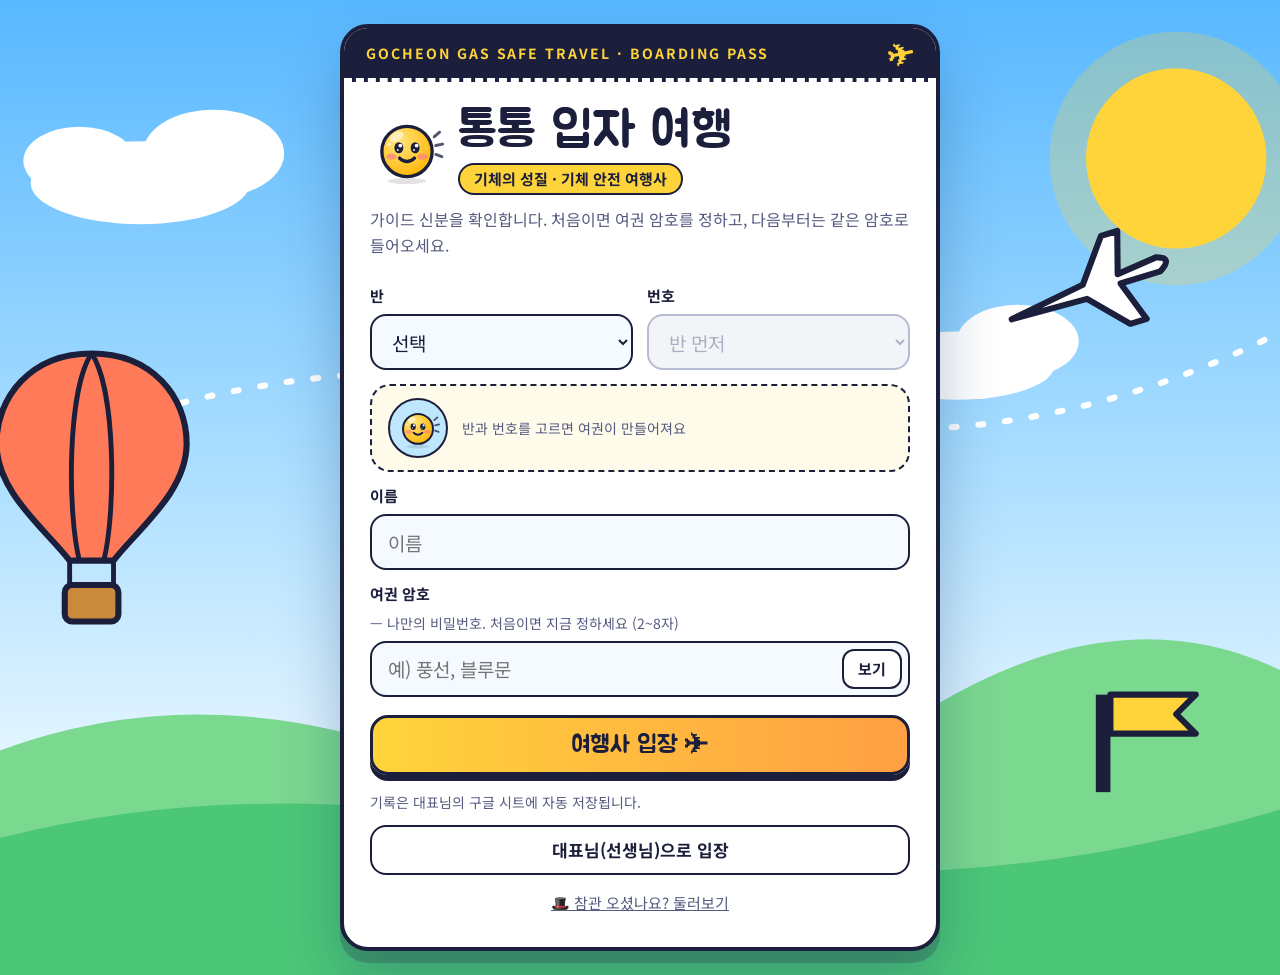
<file: index.html>
<!DOCTYPE html>
<html lang="ko">
<head>
<meta charset="utf-8">
<meta name="viewport" content="width=device-width, initial-scale=1">
<title>통통 입자 여행 · 기체 안전 여행사</title>
<meta name="description" content="중학교 1학년 과학 ‘기체의 성질’ 단원을 여행하며 배우는 웹앱. 압력, 보일 법칙, 샤를 법칙을 입자로 설명해요.">
<link rel="preconnect" href="https://fonts.googleapis.com">
<link rel="preconnect" href="https://fonts.gstatic.com" crossorigin>
<link rel="stylesheet" href="https://fonts.googleapis.com/css2?family=Jua&family=Noto+Sans+KR:wght@400;700&display=swap">
<link rel="stylesheet" href="style.css">
</head>
<body>
<div id="app"></div>
<noscript>이 웹앱은 자바스크립트를 켜야 볼 수 있어요.</noscript>
<script src="config.js"></script>
<script src="data.js"></script>
<script src="app.js"></script>
</body>
</html>
</file>
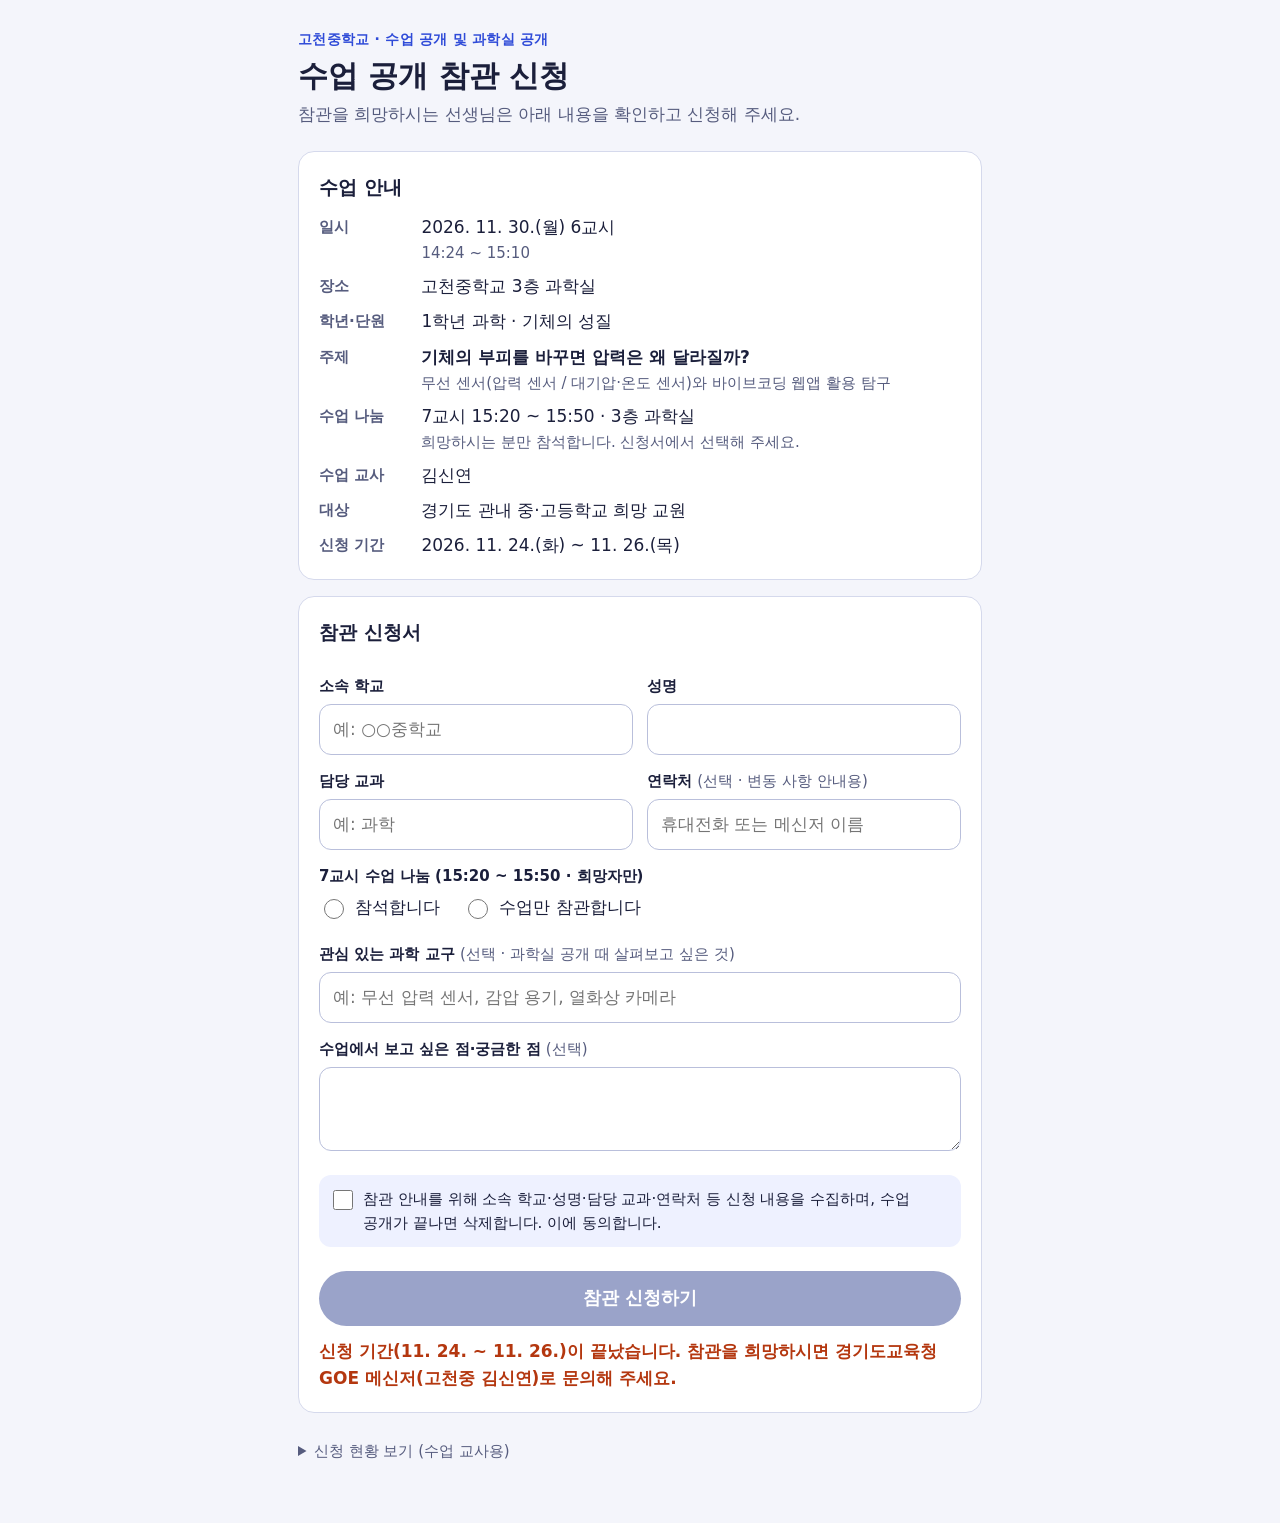
<file: apply.html>
<!DOCTYPE html>
<html lang="ko">
<head>
<meta charset="utf-8">
<meta name="viewport" content="width=device-width, initial-scale=1">
<title>수업 공개 참관 신청 · 고천중학교 과학</title>
<meta name="description" content="2026.11.30.(월) 6교시 고천중학교 1학년 과학 수업 공개 참관 신청">
<style>
  :root { --ink: #1B1F3B; --sub: #565C7E; --line: #D5D9EC; --bg: #F4F5FB; --card: #fff; --pri: #2F4BD8; --pri-d: #2238A8; --ok: #1E7B3A; --warn: #B4370F; --tint: #EEF1FF; }
  * { box-sizing: border-box; }
  body { margin: 0; background: var(--bg); color: var(--ink); font: 17px/1.6 "Pretendard", "Noto Sans KR", "Apple SD Gothic Neo", "Malgun Gothic", system-ui, sans-serif; word-break: keep-all; }
  main { max-width: 720px; margin: 0 auto; padding: 28px 18px 60px; }
  .eyebrow { margin: 0 0 6px; font-size: 14px; font-weight: 700; color: var(--pri); letter-spacing: .02em; }
  h1 { margin: 0 0 6px; font-size: 30px; line-height: 1.3; text-wrap: balance; }
  .lead { margin: 0 0 22px; color: var(--sub); }
  .card { background: var(--card); border: 1px solid var(--line); border-radius: 16px; padding: 20px; margin-bottom: 16px; }
  h2 { margin: 0 0 12px; font-size: 19px; }
  dl { margin: 0; display: grid; grid-template-columns: 5.2em 1fr; gap: 8px 14px; }
  dt { color: var(--sub); font-weight: 700; font-size: 15px; padding-top: 1px; }
  dd { margin: 0; }
  dd small { display: block; color: var(--sub); font-size: 15px; }
  .topic { font-weight: 700; }
  label { display: block; font-weight: 700; font-size: 15px; margin: 14px 0 6px; }
  label .opt { font-weight: 400; color: var(--sub); }
  input, select, textarea { width: 100%; font: inherit; color: inherit; padding: 11px 13px; border: 1.5px solid #B9BFDB; border-radius: 12px; background: #fff; }
  textarea { resize: vertical; min-height: 84px; }
  input:focus, select:focus, textarea:focus, button:focus-visible { outline: 3px solid #9FB0FF; outline-offset: 1px; border-color: var(--pri); }
  .two { display: grid; grid-template-columns: 1fr 1fr; gap: 0 14px; }
  @media (max-width: 520px) { .two { grid-template-columns: 1fr; } h1 { font-size: 25px; } }
  .pick { border: 0; padding: 0; margin: 14px 0 0; } .pick legend { font-weight: 700; font-size: 15px; padding: 0; margin-bottom: 6px; } .pick label { display: inline-flex; align-items: center; gap: 8px; font-weight: 400; font-size: 17px; margin: 0 18px 0 0; } .pick input { width: 20px; height: 20px; }
  .agree { display: flex; gap: 10px; align-items: flex-start; margin-top: 16px; padding: 12px 14px; background: var(--tint); border-radius: 12px; font-weight: 400; font-size: 15px; }
  .agree input { width: 20px; height: 20px; margin: 3px 0 0; flex: none; }
  button { font: inherit; font-weight: 700; border: 0; border-radius: 999px; padding: 13px 26px; cursor: pointer; }
  .pri { background: var(--pri); color: #fff; margin-top: 18px; width: 100%; font-size: 18px; }
  .pri:hover { background: var(--pri-d); } .pri:disabled { background: #9AA3C9; cursor: default; }
  .ghost { background: #fff; color: var(--ink); border: 1.5px solid #B9BFDB; padding: 9px 18px; font-size: 15px; }
  .msg { margin: 12px 0 0; font-weight: 700; } .msg.err { color: var(--warn); } .msg.ok { color: var(--ok); }
  .done { border-color: var(--ok); background: #F1FAF3; }
  .done h2 { color: var(--ok); }
  .note { color: var(--sub); font-size: 15px; margin: 8px 0 0; }
  details { margin-top: 26px; color: var(--sub); font-size: 15px; }
  summary { cursor: pointer; }
  .trow { display: flex; gap: 8px; margin-top: 10px; } .trow input { max-width: 180px; }
  table { width: 100%; border-collapse: collapse; margin-top: 12px; font-size: 15px; color: var(--ink); background: #fff; }
  th, td { border: 1px solid var(--line); padding: 7px 9px; text-align: left; vertical-align: top; }
  th { background: var(--tint); white-space: nowrap; }
  .scroll { overflow-x: auto; }
  [hidden] { display: none !important; }
</style>
</head>
<body>
<main>
  <p class="eyebrow">고천중학교 · 수업 공개 및 과학실 공개</p>
  <h1>수업 공개 참관 신청</h1>
  <p class="lead">참관을 희망하시는 선생님은 아래 내용을 확인하고 신청해 주세요.</p>

  <section class="card" aria-labelledby="h-info">
    <h2 id="h-info">수업 안내</h2>
    <dl>
      <dt>일시</dt><dd>2026. 11. 30.(월) 6교시 <small>14:24 ~ 15:10</small></dd>
      <dt>장소</dt><dd>고천중학교 3층 과학실</dd>
      <dt>학년·단원</dt><dd>1학년 과학 · 기체의 성질</dd>
      <dt>주제</dt><dd><span class="topic">기체의 부피를 바꾸면 압력은 왜 달라질까?</span><small>무선 센서(압력 센서 / 대기압·온도 센서)와 바이브코딩 웹앱 활용 탐구</small></dd>
      <dt>수업 나눔</dt><dd>7교시 15:20 ~ 15:50 · 3층 과학실<small>희망하시는 분만 참석합니다. 신청서에서 선택해 주세요.</small></dd>
      <dt>수업 교사</dt><dd>김신연</dd>
      <dt>대상</dt><dd>경기도 관내 중·고등학교 희망 교원</dd>
      <dt>신청 기간</dt><dd>2026. 11. 24.(화) ~ 11. 26.(목)</dd>
    </dl>
  </section>

  <section class="card" id="formcard" aria-labelledby="h-form">
    <h2 id="h-form">참관 신청서</h2>
    <form id="f" novalidate>
      <div class="two">
        <div><label for="school">소속 학교</label><input id="school" name="school" required maxlength="40" autocomplete="organization" placeholder="예: ○○중학교"></div>
        <div><label for="name">성명</label><input id="name" name="name" required maxlength="20" autocomplete="name"></div>
      </div>
      <div class="two">
        <div><label for="subject">담당 교과</label><input id="subject" name="subject" required maxlength="20" placeholder="예: 과학"></div>
        <div><label for="contact">연락처 <span class="opt">(선택 · 변동 사항 안내용)</span></label><input id="contact" name="contact" maxlength="40" inputmode="tel" autocomplete="tel" placeholder="휴대전화 또는 메신저 이름"></div>
      </div>
      <fieldset class="pick"><legend>7교시 수업 나눔 <span class="opt">(15:20 ~ 15:50 · 희망자만)</span></legend>
        <label><input type="radio" name="share" value="Y"> 참석합니다</label>
        <label><input type="radio" name="share" value="N"> 수업만 참관합니다</label>
      </fieldset>
      <label for="tool">관심 있는 과학 교구 <span class="opt">(선택 · 과학실 공개 때 살펴보고 싶은 것)</span></label>
      <input id="tool" name="tool" maxlength="80" placeholder="예: 무선 압력 센서, 감압 용기, 열화상 카메라">
      <label for="memo">수업에서 보고 싶은 점·궁금한 점 <span class="opt">(선택)</span></label>
      <textarea id="memo" name="memo" maxlength="300"></textarea>
      <label class="agree" for="agree"><input type="checkbox" id="agree"> <span>참관 안내를 위해 소속 학교·성명·담당 교과·연락처 등 신청 내용을 수집하며, 수업 공개가 끝나면 삭제합니다. 이에 동의합니다.</span></label>
      <button class="pri" id="send" type="submit">참관 신청하기</button>
      <p class="msg" id="msg" role="status" aria-live="polite"></p>
    </form>
  </section>

  <section class="card done" id="donecard" hidden aria-live="polite">
    <h2>신청이 접수되었습니다</h2>
    <p id="donetx"></p>
    <p class="note">내용을 바꾸려면 아래 버튼을 눌러 다시 제출해 주세요. 같은 기기에서 다시 제출하면 앞의 신청이 고쳐집니다. 취소나 문의는 경기도교육청 GOE 메신저(고천중 김신연)로 알려 주세요.</p>
    <button class="ghost" id="edit" type="button">신청 내용 고치기</button>
  </section>

  <details id="tbox">
    <summary>신청 현황 보기 (수업 교사용)</summary>
    <div class="trow"><input id="tpin" type="password" inputmode="numeric" placeholder="교사 비밀번호" aria-label="교사 비밀번호"><button class="ghost" id="tload" type="button">불러오기</button></div>
    <p class="msg" id="tmsg" role="status" aria-live="polite"></p>
    <div class="scroll" id="tlist"></div>
  </details>
</main>
<script src="config.js"></script>
<script>
(function () {
  var CFG = window.TRIP_CONFIG || {}, API = CFG.API_URL || '';
  var CLS = '참관', KEY = 'apply', LS = 'gastrip.apply', CLOSE = new Date('2026-11-27T00:00:00+09:00');
  var $ = function (s) { return document.querySelector(s); };
  function esc(s) { return String(s == null ? '' : s).replace(/[&<>"']/g, function (c) { return { '&': '&amp;', '<': '&lt;', '>': '&gt;', '"': '&quot;', "'": '&#39;' }[c]; }); }
  function post(body) { return fetch(API, { method: 'POST', headers: { 'Content-Type': 'text/plain;charset=utf-8' }, body: JSON.stringify(body) }).then(function (r) { return r.json(); }); }
  function load() { try { return JSON.parse(localStorage.getItem(LS)) || null; } catch (e) { return null; } }
  function store(v) { try { localStorage.setItem(LS, JSON.stringify(v)); } catch (e) { } }
  var mine = load();
  function showDone(v) {
    $('#formcard').hidden = true; $('#donecard').hidden = false;
    $('#donetx').innerHTML = '<b>' + esc(v.school) + ' ' + esc(v.name) + '</b> 선생님(' + esc(v.subject) + '), 11월 30일(월) 6교시 14:24까지 고천중학교 3층 과학실로 와 주세요.' + (v.share === 'Y' ? ' 7교시 수업 나눔(15:20 ~ 15:50)에도 참석하시는 것으로 접수했습니다.' : ' 수업 참관만 하시는 것으로 접수했습니다.');
  }
  function fill(v) { ['school', 'name', 'subject', 'contact', 'tool', 'memo'].forEach(function (k) { $('#' + k).value = v[k] || ''; }); var r = document.querySelector('input[name=share][value=' + (v.share === 'Y' ? 'Y' : 'N') + ']'); if (r && v.share) r.checked = true; }
  if (mine && mine.sent) { fill(mine); showDone(mine); }
  if (Date.now() >= CLOSE.getTime() && !(mine && mine.sent)) {
    $('#send').disabled = true; $('#msg').className = 'msg err';
    $('#msg').textContent = '신청 기간(11. 24. ~ 11. 26.)이 끝났습니다. 참관을 희망하시면 경기도교육청 GOE 메신저(고천중 김신연)로 문의해 주세요.';
  }
  $('#edit').addEventListener('click', function () { $('#donecard').hidden = true; $('#formcard').hidden = false; $('#msg').textContent = ''; $('#school').focus(); });
  $('#f').addEventListener('submit', function (e) {
    e.preventDefault();
    var m = $('#msg'), v = {}; m.className = 'msg err';
    ['school', 'name', 'subject', 'contact', 'tool', 'memo'].forEach(function (k) { v[k] = $('#' + k).value.trim(); });
    var miss = ['school', 'name', 'subject'].filter(function (k) { return !v[k]; })[0];
    var sh = document.querySelector('input[name=share]:checked'); v.share = sh ? sh.value : '';
    if (miss) { m.textContent = { school: '소속 학교를', name: '성명을', subject: '담당 교과를' }[miss] + ' 적어 주세요.'; $('#' + miss).focus(); return; }
    if (!v.share) { m.textContent = '7교시 수업 나눔 참석 여부를 골라 주세요.'; document.querySelector('input[name=share]').focus(); return; }
    if (!$('#agree').checked) { m.textContent = '개인정보 수집 안내에 동의해 주세요.'; $('#agree').focus(); return; }
    if (!API) { m.textContent = '신청 서버가 연결되어 있지 않습니다. GOE 메신저(고천중 김신연)로 신청해 주세요.'; return; }
    var id = (mine && mine.id) || (Date.now().toString(36) + Math.random().toString(36).slice(2, 6)), btn = $('#send');
    btn.disabled = true; btn.textContent = '보내는 중…'; m.className = 'msg'; m.textContent = '';
    post({ cls: CLS, num: id, name: v.name, key: KEY, val: { school: v.school, subject: v.subject, contact: v.contact, share: v.share, tool: v.tool, memo: v.memo, at: new Date().toISOString() } }).then(function (r) {
      if (!r || r.error) throw new Error((r && r.error) || 'no response');
      v.id = id; v.sent = true; mine = v; store(v); showDone(v);
    }).catch(function () {
      m.className = 'msg err'; m.textContent = '접수하지 못했습니다. 잠시 뒤 다시 눌러 주세요. 계속 안 되면 GOE 메신저(고천중 김신연)로 신청해 주세요.';
    }).then(function () { btn.disabled = false; btn.textContent = '참관 신청하기'; });
  });
  $('#tload').addEventListener('click', function () {
    var m = $('#tmsg'), box = $('#tlist'); m.className = 'msg'; m.textContent = '불러오는 중…'; box.innerHTML = '';
    post({ action: 'rows', cls: CLS, pin: $('#tpin').value }).then(function (r) {
      if (!r || r.error) throw new Error((r && r.error) || 'no response');
      var rows = (r.rows || []).filter(function (x) { return x.key === KEY && x.val; }).sort(function (a, b) { return String(a.val.at || '').localeCompare(String(b.val.at || '')); });
      m.className = 'msg ok'; m.textContent = '신청 ' + rows.length + '명 · 수업 나눔 참석 ' + rows.filter(function (x) { return x.val.share === 'Y'; }).length + '명';
      box.innerHTML = rows.length ? '<table><thead><tr><th>번호</th><th>학교</th><th>성명</th><th>교과</th><th>연락처</th><th>수업 나눔</th><th>관심 교구</th><th>보고 싶은 점</th><th>신청 시각</th></tr></thead><tbody>' + rows.map(function (x, i) {
        var t = x.val.at ? new Date(x.val.at).toLocaleString('ko-KR', { month: 'numeric', day: 'numeric', hour: '2-digit', minute: '2-digit' }) : '';
        return '<tr><td>' + (i + 1) + '</td><td>' + esc(x.val.school) + '</td><td>' + esc(x.name) + '</td><td>' + esc(x.val.subject) + '</td><td>' + esc(x.val.contact) + '</td><td>' + (x.val.share === 'Y' ? '참석' : x.val.share === 'N' ? '–' : '') + '</td><td>' + esc(x.val.tool) + '</td><td>' + esc(x.val.memo) + '</td><td>' + esc(t) + '</td></tr>';
      }).join('') + '</tbody></table>' : '';
    }).catch(function (e) { m.className = 'msg err'; m.textContent = /비밀번호/.test(e.message) ? '비밀번호가 다릅니다.' : '불러오지 못했습니다. 잠시 뒤 다시 눌러 주세요.'; });
  });
})();
</script>
</body>
</html>
</file>
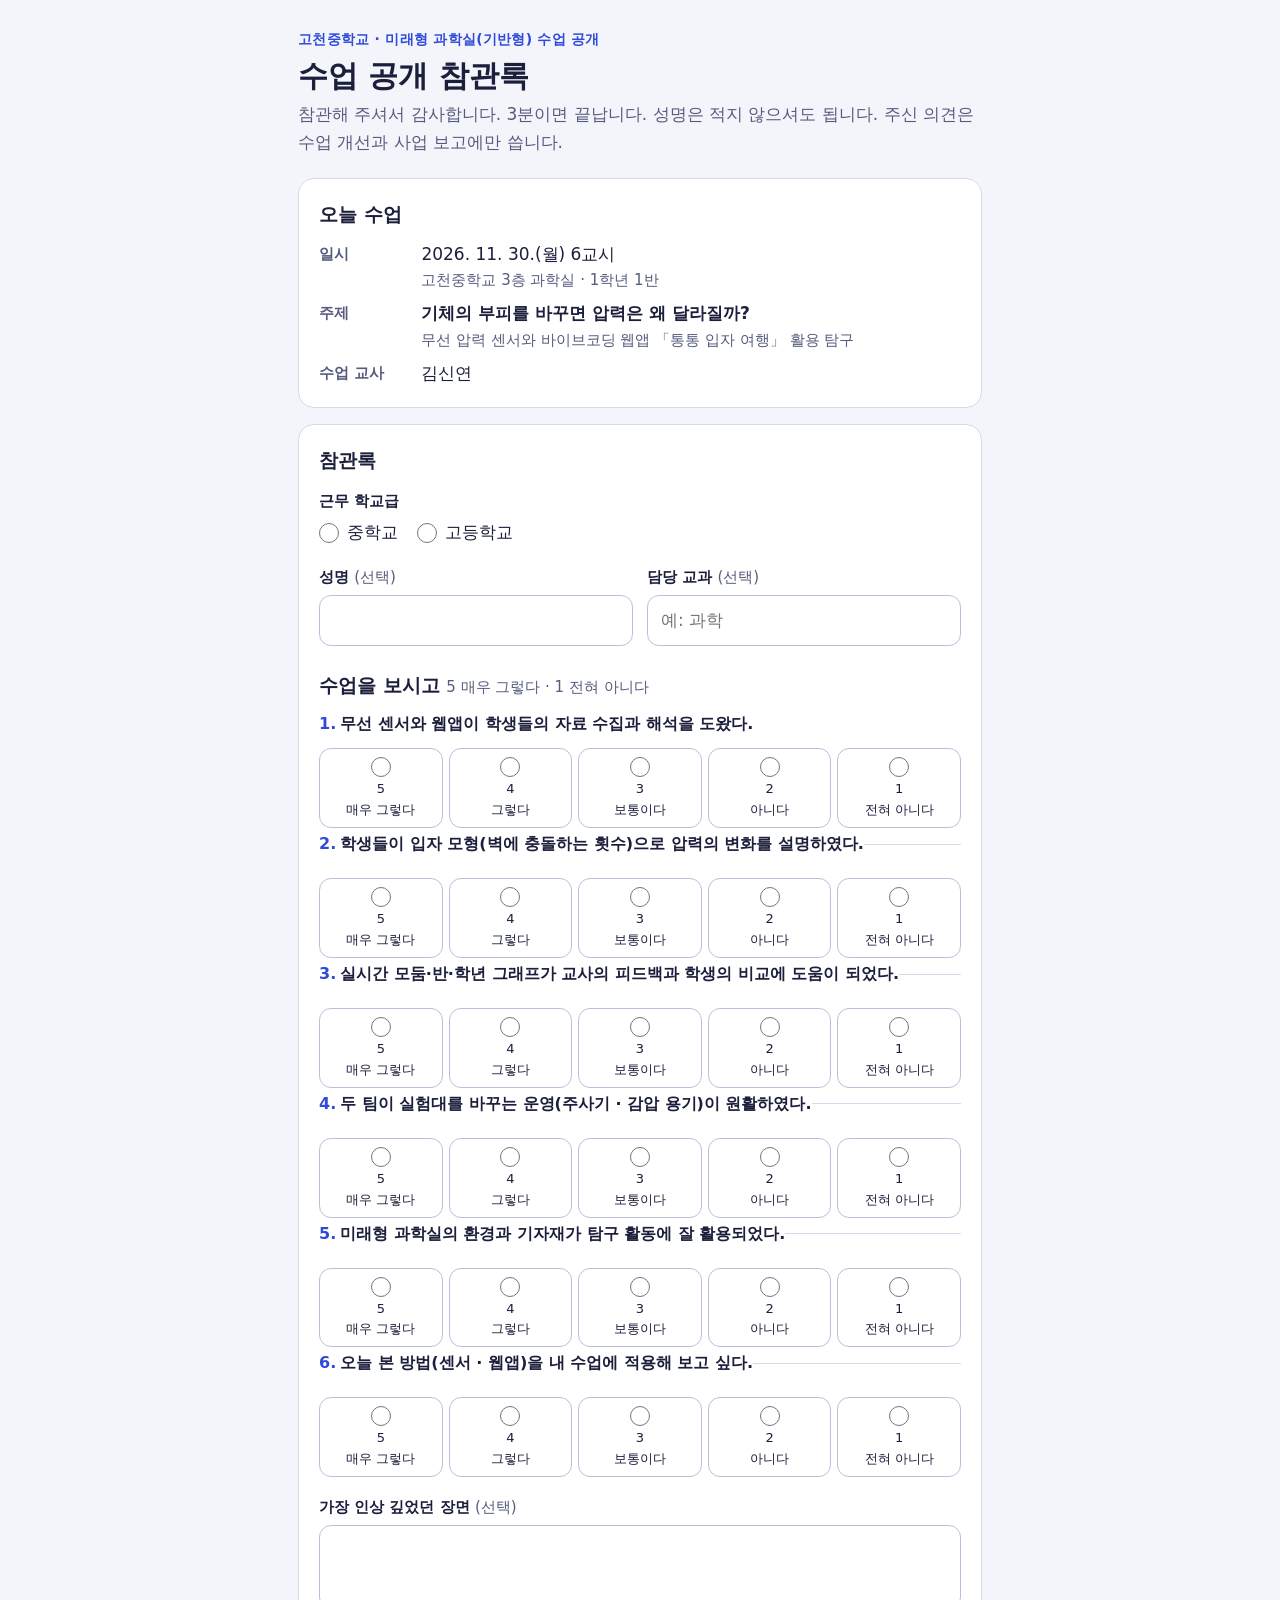
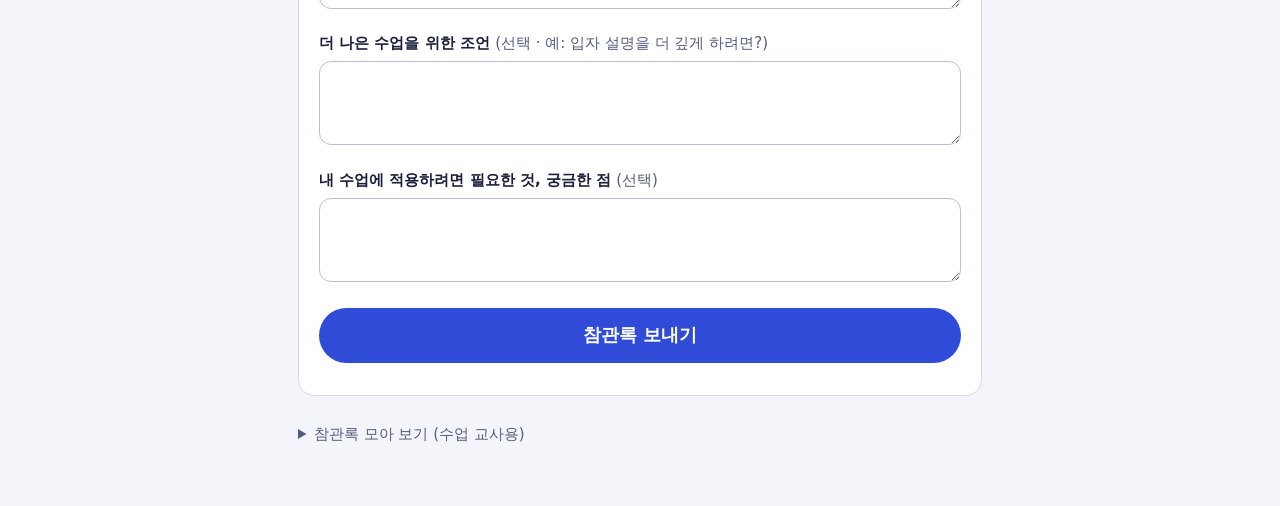
<file: survey.html>
<!DOCTYPE html>
<html lang="ko">
<head>
<meta charset="utf-8">
<meta name="viewport" content="width=device-width, initial-scale=1">
<title>수업 공개 참관록 · 고천중학교 과학</title>
<meta name="description" content="2026.11.30.(월) 고천중학교 1학년 과학 수업 공개 참관록(설문)">
<style>
  :root { --ink: #1B1F3B; --sub: #565C7E; --line: #D5D9EC; --bg: #F4F5FB; --card: #fff; --pri: #2F4BD8; --pri-d: #2238A8; --ok: #1E7B3A; --warn: #B4370F; --tint: #EEF1FF; }
  * { box-sizing: border-box; }
  body { margin: 0; background: var(--bg); color: var(--ink); font: 17px/1.6 "Pretendard", "Noto Sans KR", "Apple SD Gothic Neo", "Malgun Gothic", system-ui, sans-serif; word-break: keep-all; }
  main { max-width: 720px; margin: 0 auto; padding: 28px 18px 60px; }
  .eyebrow { margin: 0 0 6px; font-size: 14px; font-weight: 700; color: var(--pri); letter-spacing: .02em; }
  h1 { margin: 0 0 6px; font-size: 30px; line-height: 1.3; text-wrap: balance; }
  .lead { margin: 0 0 22px; color: var(--sub); }
  .card { background: var(--card); border: 1px solid var(--line); border-radius: 16px; padding: 20px; margin-bottom: 16px; }
  h2 { margin: 0 0 12px; font-size: 19px; }
  dl { margin: 0; display: grid; grid-template-columns: 5.2em 1fr; gap: 8px 14px; }
  dt { color: var(--sub); font-weight: 700; font-size: 15px; padding-top: 1px; }
  dd { margin: 0; }
  dd small { display: block; color: var(--sub); font-size: 15px; }
  .topic { font-weight: 700; }
  label { display: block; font-weight: 700; font-size: 15px; margin: 14px 0 6px; }
  label .opt { font-weight: 400; color: var(--sub); }
  input, select, textarea { width: 100%; font: inherit; color: inherit; padding: 11px 13px; border: 1.5px solid #B9BFDB; border-radius: 12px; background: #fff; }
  textarea { resize: vertical; min-height: 84px; }
  input:focus, select:focus, textarea:focus, button:focus-visible { outline: 3px solid #9FB0FF; outline-offset: 1px; border-color: var(--pri); }
  .two { display: grid; grid-template-columns: 1fr 1fr; gap: 0 14px; }
  @media (max-width: 520px) { .two { grid-template-columns: 1fr; } h1 { font-size: 25px; } }
  .pick { border: 0; padding: 0; margin: 14px 0 0; } .pick legend { font-weight: 700; font-size: 15px; padding: 0; margin-bottom: 6px; } .pick label { display: inline-flex; align-items: center; gap: 8px; font-weight: 400; font-size: 17px; margin: 0 18px 0 0; } .pick input { width: 20px; height: 20px; }
  .agree { display: flex; gap: 10px; align-items: flex-start; margin-top: 16px; padding: 12px 14px; background: var(--tint); border-radius: 12px; font-weight: 400; font-size: 15px; }
  .agree input { width: 20px; height: 20px; margin: 3px 0 0; flex: none; }
  button { font: inherit; font-weight: 700; border: 0; border-radius: 999px; padding: 13px 26px; cursor: pointer; }
  .pri { background: var(--pri); color: #fff; margin-top: 18px; width: 100%; font-size: 18px; }
  .pri:hover { background: var(--pri-d); } .pri:disabled { background: #9AA3C9; cursor: default; }
  .ghost { background: #fff; color: var(--ink); border: 1.5px solid #B9BFDB; padding: 9px 18px; font-size: 15px; }
  .msg { margin: 12px 0 0; font-weight: 700; } .msg.err { color: var(--warn); } .msg.ok { color: var(--ok); }
  .done { border-color: var(--ok); background: #F1FAF3; }
  .done h2 { color: var(--ok); }
  .note { color: var(--sub); font-size: 15px; margin: 8px 0 0; }
  details { margin-top: 26px; color: var(--sub); font-size: 15px; }
  summary { cursor: pointer; }
  .trow { display: flex; gap: 8px; margin-top: 10px; } .trow input { max-width: 180px; }
  table { width: 100%; border-collapse: collapse; margin-top: 12px; font-size: 15px; color: var(--ink); background: #fff; }
  th, td { border: 1px solid var(--line); padding: 7px 9px; text-align: left; vertical-align: top; }
  th { background: var(--tint); white-space: nowrap; }
  .scroll { overflow-x: auto; }
  [hidden] { display: none !important; }
  .scale { border: 0; padding: 14px 0 4px; margin: 0; border-top: 1px solid var(--line); }
  .scale:first-of-type { border-top: 0; padding-top: 4px; }
  .scale legend { font-weight: 700; font-size: 16px; padding: 0; margin-bottom: 8px; line-height: 1.5; }
  .scale legend b { color: var(--pri); margin-right: 4px; }
  .opts { display: grid; grid-template-columns: repeat(5, minmax(0, 1fr)); gap: 6px; }
  .opts label { margin: 0; display: flex; flex-direction: column; align-items: center; gap: 4px; padding: 8px 2px; border: 1.5px solid #B9BFDB; border-radius: 12px; font-weight: 400; font-size: 13px; text-align: center; cursor: pointer; line-height: 1.3; min-height: 44px; }
  .opts input { width: 20px; height: 20px; margin: 0; accent-color: var(--pri); }
  .opts label:has(input:checked) { border-color: var(--pri); background: var(--tint); font-weight: 700; }
  .pick label { margin-right: 14px; } .pick input { width: 20px; height: 20px; margin: 0; accent-color: var(--pri); }
  .bar { height: 10px; background: var(--tint); border-radius: 99px; overflow: hidden; min-width: 80px; } .bar i { display: block; height: 100%; background: var(--pri); }
</style>
</head>
<body>
<main>
  <p class="eyebrow">고천중학교 · 미래형 과학실(기반형) 수업 공개</p>
  <h1>수업 공개 참관록</h1>
  <p class="lead">참관해 주셔서 감사합니다. 3분이면 끝납니다. 성명은 적지 않으셔도 됩니다. 주신 의견은 수업 개선과 사업 보고에만 씁니다.</p>

  <section class="card" aria-labelledby="h-info">
    <h2 id="h-info">오늘 수업</h2>
    <dl>
      <dt>일시</dt><dd>2026. 11. 30.(월) 6교시 <small>고천중학교 3층 과학실 · 1학년 1반</small></dd>
      <dt>주제</dt><dd><span class="topic">기체의 부피를 바꾸면 압력은 왜 달라질까?</span><small>무선 압력 센서와 바이브코딩 웹앱 「통통 입자 여행」 활용 탐구</small></dd>
      <dt>수업 교사</dt><dd>김신연</dd>
    </dl>
  </section>

  <section class="card" id="formcard" aria-labelledby="h-form">
    <h2 id="h-form">참관록</h2>
    <form id="f" novalidate>
      <fieldset class="pick"><legend>근무 학교급</legend>
        <label><input type="radio" name="level" value="중"> 중학교</label>
        <label><input type="radio" name="level" value="고"> 고등학교</label>
      </fieldset>
      <div class="two">
        <div><label for="name">성명 <span class="opt">(선택)</span></label><input id="name" maxlength="20" autocomplete="name"></div>
        <div><label for="subject">담당 교과 <span class="opt">(선택)</span></label><input id="subject" maxlength="20" placeholder="예: 과학"></div>
      </div>

      <h2 style="margin-top:24px">수업을 보시고 <span class="opt" style="font-weight:400;font-size:15px;color:var(--sub)">5 매우 그렇다 · 1 전혀 아니다</span></h2>
      <div id="qs"></div>

      <label for="best">가장 인상 깊었던 장면 <span class="opt">(선택)</span></label>
      <textarea id="best" maxlength="500"></textarea>
      <label for="tip">더 나은 수업을 위한 조언 <span class="opt">(선택 · 예: 입자 설명을 더 깊게 하려면?)</span></label>
      <textarea id="tip" maxlength="500"></textarea>
      <label for="apply">내 수업에 적용하려면 필요한 것, 궁금한 점 <span class="opt">(선택)</span></label>
      <textarea id="apply" maxlength="500"></textarea>
      <button class="pri" id="send" type="submit">참관록 보내기</button>
      <p class="msg" id="msg" role="status" aria-live="polite"></p>
    </form>
  </section>

  <section class="card done" id="donecard" hidden aria-live="polite">
    <h2>보내 주셔서 감사합니다</h2>
    <p>귀한 의견은 수업을 다듬는 데 쓰겠습니다. 7교시 수업 나눔(15:20 ~ 15:50, 3층 과학실)에서도 이야기 나눠요.</p>
    <button class="ghost" id="edit" type="button">답 고치기</button>
  </section>

  <details id="tbox">
    <summary>참관록 모아 보기 (수업 교사용)</summary>
    <div class="trow"><input id="tpin" type="password" inputmode="numeric" placeholder="교사 비밀번호" aria-label="교사 비밀번호"><button class="ghost" id="tload" type="button">불러오기</button></div>
    <p class="msg" id="tmsg" role="status" aria-live="polite"></p>
    <div class="scroll" id="tlist"></div>
  </details>
</main>
<script src="config.js"></script>
<script>
(function () {
  var CFG = window.TRIP_CONFIG || {}, API = CFG.API_URL || '';
  var CLS = '참관록', KEY = 'survey', LS = 'gastrip.survey';
  var QS = [
    '무선 센서와 웹앱이 학생들의 자료 수집과 해석을 도왔다.',
    '학생들이 입자 모형(벽에 충돌하는 횟수)으로 압력의 변화를 설명하였다.',
    '실시간 모둠·반·학년 그래프가 교사의 피드백과 학생의 비교에 도움이 되었다.',
    '두 팀이 실험대를 바꾸는 운영(주사기 · 감압 용기)이 원활하였다.',
    '미래형 과학실의 환경과 기자재가 탐구 활동에 잘 활용되었다.',
    '오늘 본 방법(센서 · 웹앱)을 내 수업에 적용해 보고 싶다.'
  ], LAB = ['', '전혀 아니다', '아니다', '보통이다', '그렇다', '매우 그렇다'];
  var $ = function (s) { return document.querySelector(s); };
  function esc(s) { return String(s == null ? '' : s).replace(/[&<>"']/g, function (c) { return { '&': '&amp;', '<': '&lt;', '>': '&gt;', '"': '&quot;', "'": '&#39;' }[c]; }); }
  function post(body) { return fetch(API, { method: 'POST', headers: { 'Content-Type': 'text/plain;charset=utf-8' }, body: JSON.stringify(body) }).then(function (r) { return r.json(); }); }
  function load() { try { return JSON.parse(localStorage.getItem(LS)) || null; } catch (e) { return null; } }
  function store(v) { try { localStorage.setItem(LS, JSON.stringify(v)); } catch (e) { } }
  $('#qs').innerHTML = QS.map(function (q, i) {
    return '<fieldset class="scale"><legend><b>' + (i + 1) + '.</b>' + esc(q) + '</legend><div class="opts">' + [5, 4, 3, 2, 1].map(function (n) { return '<label><input type="radio" name="q' + i + '" value="' + n + '">' + n + '<span>' + LAB[n] + '</span></label>'; }).join('') + '</div></fieldset>';
  }).join('');
  var mine = load();
  function fill(v) {
    var r = document.querySelector('input[name=level][value="' + v.level + '"]'); if (r) r.checked = true;
    ['name', 'subject', 'best', 'tip', 'apply'].forEach(function (k) { $('#' + k).value = v[k] || ''; });
    (v.q || []).forEach(function (n, i) { var x = document.querySelector('input[name=q' + i + '][value="' + n + '"]'); if (x) x.checked = true; });
  }
  function showDone() { $('#formcard').hidden = true; $('#donecard').hidden = false; }
  if (mine && mine.sent) { fill(mine); showDone(); }
  $('#edit').addEventListener('click', function () { $('#donecard').hidden = true; $('#formcard').hidden = false; $('#msg').textContent = ''; });
  $('#f').addEventListener('submit', function (e) {
    e.preventDefault();
    var m = $('#msg'); m.className = 'msg err';
    var lv = document.querySelector('input[name=level]:checked');
    var v = { level: lv ? lv.value : '', name: $('#name').value.trim(), subject: $('#subject').value.trim(), best: $('#best').value.trim(), tip: $('#tip').value.trim(), apply: $('#apply').value.trim(), q: QS.map(function (q, i) { var x = document.querySelector('input[name=q' + i + ']:checked'); return x ? +x.value : 0; }) };
    if (!v.level) { m.textContent = '근무 학교급을 골라 주세요.'; document.querySelector('input[name=level]').focus(); return; }
    var miss = v.q.indexOf(0); if (miss >= 0) { m.textContent = (miss + 1) + '번 문항에 답해 주세요.'; document.querySelector('input[name=q' + miss + ']').focus(); return; }
    if (!API) { m.textContent = '서버가 연결되어 있지 않습니다. 잠시 뒤 다시 시도해 주세요.'; return; }
    var id = (mine && mine.id) || (Date.now().toString(36) + Math.random().toString(36).slice(2, 6)), btn = $('#send');
    btn.disabled = true; btn.textContent = '보내는 중…'; m.className = 'msg'; m.textContent = '';
    post({ cls: CLS, num: id, name: v.name, key: KEY, val: { level: v.level, subject: v.subject, q: v.q, best: v.best, tip: v.tip, apply: v.apply, at: new Date().toISOString() } }).then(function (r) {
      if (!r || r.error) throw new Error((r && r.error) || 'no response');
      v.id = id; v.sent = true; mine = v; store(v); showDone();
    }).catch(function () { m.className = 'msg err'; m.textContent = '보내지 못했습니다. 잠시 뒤 다시 눌러 주세요.'; })
      .then(function () { btn.disabled = false; btn.textContent = '참관록 보내기'; });
  });
  $('#tload').addEventListener('click', function () {
    var m = $('#tmsg'), box = $('#tlist'); m.className = 'msg'; m.textContent = '불러오는 중…'; box.innerHTML = '';
    post({ action: 'rows', cls: CLS, pin: $('#tpin').value }).then(function (r) {
      if (!r || r.error) throw new Error((r && r.error) || 'no response');
      var rows = (r.rows || []).filter(function (x) { return x.key === KEY && x.val && x.val.q; }).sort(function (a, b) { return String(a.val.at || '').localeCompare(String(b.val.at || '')); });
      m.className = 'msg ok'; m.textContent = '참관록 ' + rows.length + '개 · 중 ' + rows.filter(function (x) { return x.val.level === '중'; }).length + ' · 고 ' + rows.filter(function (x) { return x.val.level === '고'; }).length;
      if (!rows.length) return;
      var h = '<table><thead><tr><th>문항</th><th>평균 (5점)</th><th></th></tr></thead><tbody>' + QS.map(function (q, i) {
        var a = rows.map(function (x) { return +x.val.q[i] || 0; }).filter(Boolean), avg = a.length ? a.reduce(function (s, n) { return s + n; }, 0) / a.length : 0;
        return '<tr><td>' + (i + 1) + '. ' + esc(q) + '</td><td>' + avg.toFixed(2) + '</td><td><div class="bar"><i style="width:' + (avg / 5 * 100) + '%"></i></div></td></tr>';
      }).join('') + '</tbody></table>';
      [['best', '가장 인상 깊었던 장면'], ['tip', '조언'], ['apply', '적용하려면 필요한 것 · 궁금한 점']].forEach(function (k) {
        var t = rows.filter(function (x) { return x.val[k[0]]; });
        h += '<h3 style="margin:18px 0 6px;font-size:16px;color:var(--ink)">' + k[1] + ' (' + t.length + ')</h3>' + (t.length ? '<ul style="margin:0;padding-left:20px;color:var(--ink)">' + t.map(function (x) { return '<li>' + esc(x.val[k[0]]) + ' <small style="color:var(--sub)">· ' + (x.name ? esc(x.name) + ' · ' : '') + esc(x.val.level) + (x.val.subject ? ' ' + esc(x.val.subject) : '') + '</small></li>'; }).join('') + '</ul>' : '<p class="note">없음</p>');
      });
      box.innerHTML = h;
    }).catch(function (e) { m.className = 'msg err'; m.textContent = /비밀번호/.test(e.message) ? '비밀번호가 다릅니다.' : '불러오지 못했습니다. 잠시 뒤 다시 눌러 주세요.'; });
  });
})();
</script>
</body>
</html>
</file>
<file: style.css>
:root { --ink: #1B1F3B; --yel: #FFD43B; --bg: #F3F5FB; --line: #C9CEE8; --muted: #555B80; --ok: #0B7A4B; --no: #B3261E; --ft: 'Jua', 'Noto Sans KR', sans-serif; --fb: 'Noto Sans KR', 'Apple SD Gothic Neo', 'Malgun Gothic', sans-serif; }
* { box-sizing: border-box; }
html, body { margin: 0; }
body { font-family: var(--fb); color: var(--ink); background: var(--bg); word-break: keep-all; line-height: 1.6; font-size: 17px; }
h1, h2, h3, h4 { font-family: var(--ft); font-weight: 400; margin: 0; line-height: 1.3; }
p { margin: 0 0 10px; }
button, input, select, textarea { font-family: inherit; font-size: inherit; color: inherit; }
button { cursor: pointer; }
a { color: inherit; }
:focus-visible { outline: 4px solid #2F4BD8; outline-offset: 2px; }
main { max-width: 860px; margin: 0 auto; padding: 16px 16px 80px; }
.card { background: #fff; border: 3px solid var(--ink); border-radius: 18px; padding: 18px; margin: 0 0 16px; }
.card h2 { font-size: 24px; margin-bottom: 10px; } .card h3 { font-size: 21px; margin-bottom: 10px; } .card h4 { font-size: 18px; margin: 14px 0 6px; }
.tiny { font-size: 14px; color: var(--muted); margin: 10px 0 0; }
.tag { display: inline-block; font-family: var(--fb); font-size: 13px; font-weight: 700; background: #E7EAFA; border-radius: 10px; padding: 1px 8px; vertical-align: middle; }
.warn { color: var(--no); }
.btn { display: inline-flex; align-items: center; justify-content: center; gap: 8px; min-height: 48px; padding: 0 20px; border-radius: 24px; border: 3px solid var(--ink); background: #fff; font-size: 17px; font-weight: 700; text-decoration: none; }
.btn:hover { background: #EEF1FF; } .btn.pri { background: var(--ink); color: #fff; } .btn.pri:hover { background: #2F3566; }
.btn.yel { background: var(--yel); } .btn.sm { min-height: 44px; padding: 0 14px; font-size: 15px; border-width: 2px; } .btn.wide { width: 100%; }
.btn:disabled { opacity: .45; cursor: not-allowed; }
.btns { display: flex; flex-wrap: wrap; gap: 10px; margin-top: 12px; }
.linkbtn { background: none; border: 0; padding: 4px; text-decoration: underline; color: var(--muted); font-size: 15px; min-height: 44px; }
.tlink { text-align: center; font-size: 15px; color: var(--muted); margin-top: 24px; } .tlink a { display: inline-block; padding: 12px 6px; }
label { display: flex; flex-direction: column; gap: 4px; font-weight: 700; font-size: 15px; }
input, select, textarea { border: 2px solid var(--ink); border-radius: 10px; padding: 10px 12px; background: #fff; min-height: 46px; width: 100%; font-weight: 400; font-size: 17px; }
.row3 { display: grid; grid-template-columns: repeat(3, 1fr); gap: 10px; margin-bottom: 14px; }

/* 등록 */
.reg { max-width: 520px; padding-top: 28px; }
.cover { background: var(--ink); color: #fff; border-radius: 22px; padding: 30px 20px 26px; text-align: center; margin-bottom: 16px; border: 3px solid var(--ink); box-shadow: inset 0 0 0 5px var(--ink), inset 0 0 0 7px var(--yel); }
.cover h1 { font-size: 52px; color: var(--yel); } .cv1 { letter-spacing: .3em; font-size: 12px; margin: 10px 0 4px; opacity: .8; } .cv2 { font-family: var(--ft); font-size: 20px; margin: 6px 0 0; }
.regform .sub { color: var(--muted); }

/* 홈 */
.top { background: var(--ink); color: #fff; padding: 18px 16px 20px; }
.top > * { max-width: 828px; margin-left: auto; margin-right: auto; }
.who { display: flex; align-items: center; gap: 12px; } .who h1 { font-size: 30px; } .who small { font-family: var(--fb); font-size: 15px; opacity: .8; }
.rk { display: inline-block; background: var(--yel); color: var(--ink); font-weight: 700; font-size: 14px; border-radius: 12px; padding: 1px 10px; margin: 0 0 2px; }
.nx { margin: 10px auto 0; font-size: 15px; opacity: .95; }
.passport { background: #FFFBEA; } .passport .cnt { font-family: var(--fb); font-size: 15px; font-weight: 700; background: var(--ink); color: #fff; border-radius: 12px; padding: 2px 10px; vertical-align: middle; margin-left: 6px; }
.prow { display: grid; grid-template-columns: 1.2fr 1fr 1fr 1fr; gap: 8px; align-items: center; padding: 10px 0; border-top: 2px dashed var(--line); }
.prow:first-child { border-top: 0; } .pstd b { font-family: var(--ft); font-size: 19px; display: block; } .pstd span { font-size: 13px; color: var(--muted); }
.stamp { --c: #2F4BD8; width: 92px; height: 92px; margin: 0 auto; border-radius: 50%; border: 3px solid var(--c); box-shadow: inset 0 0 0 3px #fff, inset 0 0 0 5px var(--c); color: var(--c); display: flex; flex-direction: column; align-items: center; justify-content: center; text-align: center; transform: rotate(-8deg); background: #fff; }
.stamp b { font-family: var(--ft); font-size: 22px; line-height: 1.1; } .stamp small { font-size: 11px; line-height: 1.2; padding: 0 8px; font-weight: 700; }
.stamp.empty { border-style: dashed; box-shadow: none; color: #6A7090; border-color: #9AA0BF; background: transparent; transform: none; } .stamp.empty small { font-weight: 400; }
.stamp.big { width: 120px; height: 120px; } .stamp.big b { font-size: 28px; } .stamp.big small { font-size: 13px; }
.sec { font-size: 24px; margin: 22px 0 10px; }
.route { list-style: none; margin: 0; padding: 0; display: grid; gap: 10px; }
.dcard { display: grid; grid-template-columns: 56px 1fr auto; gap: 12px; align-items: center; background: #fff; border: 3px solid var(--ink); border-left: 12px solid var(--c); border-radius: 16px; padding: 12px 14px; text-decoration: none; min-height: 76px; }
.dcard:hover { background: #F7F8FF; } .dic { font-size: 36px; line-height: 1; text-align: center; }
.dtx small { display: block; font-size: 13px; color: var(--muted); } .dtx b { font-family: var(--ft); font-weight: 400; font-size: 22px; display: block; line-height: 1.2; } .dtx em { font-style: normal; font-size: 15px; }
.dpg { font-weight: 700; font-size: 14px; background: #E7EAFA; border-radius: 12px; padding: 4px 10px; white-space: nowrap; } .dcard.fin .dpg { background: var(--ok); color: #fff; }

/* 여행지 */
.dtop { background: var(--c); color: #fff; padding: 10px 16px 0; }
.dtop > * { max-width: 828px; margin-left: auto; margin-right: auto; }
.back { display: inline-flex; align-items: center; min-height: 44px; font-weight: 700; font-size: 15px; text-decoration: none; }
.dhead { display: flex; gap: 12px; align-items: center; padding-bottom: 12px; } .dhead .dic { font-size: 46px; } .dhead h1 { font-size: 30px; } .dhead small { font-size: 13px; opacity: .9; } .dhead p { margin: 0; font-size: 16px; }
.steps { display: flex; gap: 6px; overflow-x: auto; padding: 0 0 10px; scrollbar-width: thin; }
.steps a { flex: 0 0 auto; display: inline-flex; align-items: center; gap: 6px; min-height: 44px; padding: 0 14px 0 8px; border-radius: 22px; background: rgba(255,255,255,.18); color: #fff; text-decoration: none; font-weight: 700; font-size: 15px; border: 2px solid transparent; }
.steps a i { font-style: normal; width: 26px; height: 26px; border-radius: 50%; background: rgba(255,255,255,.3); display: inline-flex; align-items: center; justify-content: center; font-size: 14px; }
.steps a.on { background: #fff; color: var(--ink); border-color: var(--ink); } .steps a.on i { background: var(--ink); color: #fff; } .steps a.dn i { background: var(--yel); color: var(--ink); }
.intro { font-size: 18px; background: #fff; border-radius: 16px; padding: 14px 16px; border: 3px solid var(--ink); }
.goal { --c: #2F4BD8; border-left: 8px solid var(--c); background: #fff; padding: 8px 12px; border-radius: 8px; font-size: 15px; }
.note { color: var(--muted); font-size: 15px; }
.foot { position: sticky; bottom: 0; display: flex; justify-content: space-between; align-items: center; gap: 10px; background: var(--bg); padding: 12px 0; border-top: 2px solid var(--line); margin-top: 20px; }
.okmsg { color: var(--ok); font-weight: 700; } .todo { color: var(--muted); font-size: 15px; }

/* 객관식 */
.mcq { background: #fff; border: 3px solid var(--ink); border-radius: 18px; padding: 16px; margin-bottom: 14px; }
.q { font-weight: 700; font-size: 18px; margin-bottom: 12px; } .qn { display: inline-flex; width: 28px; height: 28px; border-radius: 50%; background: var(--ink); color: #fff; align-items: center; justify-content: center; font-size: 15px; margin-right: 8px; vertical-align: 2px; }
.opts { display: grid; gap: 8px; } .opts.figs { grid-template-columns: repeat(2, 1fr); }
.opt { text-align: left; background: #fff; border: 2px solid var(--ink); border-radius: 12px; padding: 10px 14px; min-height: 48px; font-size: 17px; display: flex; gap: 8px; align-items: flex-start; }
.opt:hover:not(:disabled) { background: #EEF1FF; } .opt .on { font-weight: 700; } .opt:disabled { cursor: default; color: var(--ink); }
.opt.ok { background: #DDF3E6; border-color: var(--ok); border-width: 3px; } .opt.no { background: #FBE3E1; border-color: var(--no); border-width: 3px; }
.opt.ok::after { content: '✓'; margin-left: auto; font-weight: 700; color: var(--ok); } .opt.no::after { content: '✕'; margin-left: auto; font-weight: 700; color: var(--no); }
.fig { width: 100%; max-width: 170px; margin: 0 auto; display: block; } .fig text { fill: var(--ink); font-family: var(--fb); }
.fb { margin: 12px 0 0; padding: 10px 12px; border-radius: 10px; font-size: 16px; } .fb.ok { background: #DDF3E6; } .fb.no { background: #FBE3E1; }
.sum { background: #fff; border-radius: 12px; padding: 12px; border: 2px dashed var(--ink); }

/* 카드 */
.cards { display: grid; grid-template-columns: repeat(2, 1fr); gap: 12px; margin-bottom: 8px; }
.ccard { background: #fff; border: 3px solid var(--ink); border-radius: 18px; padding: 16px 16px 12px; position: relative; }
.ccard .cn { position: absolute; top: -10px; left: 14px; background: var(--yel); border: 2px solid var(--ink); border-radius: 50%; width: 30px; height: 30px; display: flex; align-items: center; justify-content: center; font-weight: 700; font-size: 15px; }
.ccard h3 { font-size: 21px; margin: 6px 0 6px; } .ccard p { margin: 0; }
.sub3 { font-size: 21px; margin: 18px 0 8px; }
.exs, .labs, .plain { list-style: none; margin: 0; padding: 0; display: grid; gap: 8px; }
.exs { grid-template-columns: repeat(2, 1fr); } .exs li { background: #fff; border: 2px solid var(--ink); border-radius: 12px; padding: 10px 12px; font-size: 15px; } .exs b { display: block; font-size: 16px; }
.labs li { background: #FFFBEA; border: 2px solid var(--ink); border-radius: 12px; padding: 10px 12px; display: flex; justify-content: space-between; align-items: center; gap: 10px; } .labs span { display: block; font-size: 14px; color: var(--muted); }
.plain li { padding: 6px 0; border-top: 1px solid var(--line); } .plain li:first-child { border-top: 0; } .plain.num { counter-reset: n; } .plain.num li { counter-increment: n; padding-left: 30px; position: relative; } .plain.num li::before { content: counter(n); position: absolute; left: 0; top: 6px; width: 22px; height: 22px; border-radius: 50%; background: var(--ink); color: #fff; font-size: 13px; display: flex; align-items: center; justify-content: center; }

/* 점토 실험 */
.labctl { display: grid; grid-template-columns: 1fr 1fr; gap: 12px; margin-bottom: 10px; } .lb { font-weight: 700; font-size: 15px; display: block; margin-bottom: 4px; }
.seg { display: grid; grid-template-columns: 1fr 1fr; border: 2px solid var(--ink); border-radius: 12px; overflow: hidden; } .seg button { min-height: 46px; border: 0; background: #fff; font-weight: 700; } .seg button + button { border-left: 2px solid var(--ink); } .seg button.on { background: var(--ink); color: #fff; }
.labgrid { display: grid; grid-template-columns: 1fr 1fr; gap: 12px; align-items: start; } .labsvg { width: 100%; background: #F3F5FB; border-radius: 12px; } .labsvg text { font-family: var(--fb); font-weight: 700; fill: var(--ink); }
.hint { background: #fff; border: 2px dashed var(--ink); border-radius: 12px; padding: 12px; }
.tbl { width: 100%; border-collapse: collapse; font-size: 15px; } .tbl caption { font-weight: 700; text-align: left; margin-bottom: 4px; } .tbl th, .tbl td { border: 1.5px solid var(--ink); padding: 6px 8px; text-align: center; } .tbl th { background: #E7EAFA; } .tbl small { color: var(--muted); }
.tbl.in td { padding: 4px; } .tbl.in input { min-height: 42px; text-align: center; border-width: 1.5px; } .tbl tr.cur td { background: var(--yel); font-weight: 700; }
.scroll { overflow-x: auto; }

/* 입자 모형 */
.simbox canvas { width: 100%; height: auto; display: block; background: #F3F5FB; border-radius: 12px; }
.simctl { margin-top: 10px; } .sl { flex-direction: row; align-items: center; gap: 10px; flex-wrap: wrap; font-size: 17px; } .sl output { background: var(--yel); border: 2px solid var(--ink); border-radius: 10px; padding: 0 10px; min-width: 84px; text-align: center; } .sl input { flex: 1 1 200px; padding: 0; min-height: 44px; border: 0; accent-color: var(--ink); }
.simst { margin: 8px 0 0; font-weight: 700; min-height: 1.6em; }
.sim3dcv { display: block; width: 100%; border-radius: 12px; cursor: grab; } .sim3dcv:active { cursor: grabbing; }
.simctl .snd { margin-top: 8px; }
.cmp { margin-top: 14px; padding-top: 12px; border-top: 2px dashed var(--line); } .cmp h4 { margin: 0 0 6px; }
.cmpg { width: 100%; height: auto; display: block; }
.cmplg { display: flex; flex-wrap: wrap; gap: 4px 16px; font-size: 14px; font-weight: 700; margin-bottom: 4px; } .cmplg span { display: inline-flex; align-items: center; gap: 6px; }
.cmplg i { display: inline-block; } .cmplg .dy { width: 13px; height: 13px; border-radius: 50%; background: var(--yel); border: 2.5px solid var(--ink); } .cmplg .db { width: 11px; height: 11px; background: #2F4BD8; transform: rotate(45deg); } .cmplg .dl { width: 22px; border-top: 2px dashed #9AA0BF; }
.gauges { display: grid; grid-template-columns: repeat(2, 1fr); gap: 8px 16px; margin-top: 8px; } .g { display: grid; grid-template-columns: 1fr; font-size: 14px; } .g span { font-weight: 700; } .g b { font-size: 14px; } .gb { height: 12px; background: #E7EAFA; border-radius: 6px; overflow: hidden; border: 1.5px solid var(--ink); } .gb i { display: block; height: 100%; background: #2F4BD8; transition: width .3s; }

/* 그래프 */
.gwrap { background: #fff; } .graph { width: 100%; height: auto; display: block; touch-action: manipulation; } .graph.live { cursor: crosshair; }
.gl { stroke: #9CA3C9; stroke-width: 1.3; } .gm { stroke: #E3E6F4; stroke-width: .8; } .gax { fill: none; stroke: var(--ink); stroke-width: 3; } .gt { font-size: 14px; fill: var(--ink); font-family: var(--fb); } .gn { font-size: 16px; font-weight: 700; fill: var(--ink); font-family: var(--fb); }
.gp { fill: #2F4BD8; stroke: #fff; stroke-width: 2; } .gc { fill: #8A90AD; opacity: .7; } .gfit { fill: none; stroke: #A61E6E; stroke-width: 2.5; stroke-dasharray: 7 5; }
.gmsg { background: #FFFBEA; border: 2px solid var(--ink); border-radius: 10px; padding: 8px 12px; }

/* 변화 사슬 */
.scene { background: #FFFBEA; border-radius: 10px; padding: 10px 12px; } .scene b { background: var(--ink); color: #fff; border-radius: 8px; padding: 1px 8px; margin-right: 6px; font-size: 14px; }
.links { list-style: none; margin: 0 0 14px; padding: 0; display: grid; gap: 0; } .links li { border-left: 5px solid var(--ink); padding: 4px 0 16px 16px; position: relative; } .links li::before { content: ''; position: absolute; left: -11px; top: 8px; width: 17px; height: 17px; border-radius: 50%; background: var(--yel); border: 3px solid var(--ink); } .links li:last-child { border-left-color: transparent; padding-bottom: 0; }
.ll { font-family: var(--ft); font-size: 20px; display: block; margin-bottom: 6px; } .copts { display: grid; gap: 6px; }
.copt { text-align: left; background: #fff; border: 2px solid var(--ink); border-radius: 12px; padding: 9px 12px; min-height: 46px; font-size: 16px; } .copt.on { background: #E7EAFA; border-width: 3px; font-weight: 700; } .copt.ok { background: #DDF3E6; border-color: var(--ok); } .copt.no { background: #FBE3E1; border-color: var(--no); } .copt:disabled { color: var(--ink); cursor: default; } .copt:disabled:not(.on) { opacity: .5; }

/* 한 줄 */
.prompt { font-size: 18px; font-weight: 700; } .words .w { display: inline-block; border: 2px dashed var(--ink); border-radius: 10px; padding: 0 8px; font-weight: 700; } .words .w.in { background: #DDF3E6; border-style: solid; border-color: var(--ok); }
textarea { resize: vertical; line-height: 1.6; }

/* 부스 */
.bl { display: flex; flex-wrap: wrap; gap: 8px; } .bchip { min-height: 44px; border: 2px solid var(--ink); border-radius: 22px; background: #fff; padding: 0 14px; font-size: 15px; font-weight: 700; } .bchip.on { background: var(--ink); color: #fff; }

/* 시험 */
.exprog { display: flex; align-items: center; gap: 10px; font-size: 16px; } .pb { flex: 1; height: 12px; background: #E7EAFA; border: 1.5px solid var(--ink); border-radius: 6px; overflow: hidden; } .pb i { display: block; height: 100%; background: var(--ink); }
.score { font-size: 22px; text-align: center; } .score b { font-family: var(--ft); font-size: 64px; }
.cert { border: 3px solid var(--ink); box-shadow: inset 0 0 0 4px #fff, inset 0 0 0 6px #C9A227; background: #FFFBEA; border-radius: 12px; padding: 24px 18px; text-align: center; margin: 10px 0 16px; } .c1 { font-family: var(--ft); font-size: 30px; margin: 0; } .c2 { font-family: var(--ft); font-size: 40px; margin: 8px 0; } .c3 { font-size: 15px; } .c4 { font-weight: 700; margin: 0; }

/* 선생님 */
.ttabs { display: flex; gap: 6px; overflow-x: auto; margin-bottom: 14px; } .ttabs button { flex: 0 0 auto; min-height: 44px; padding: 0 14px; border-radius: 22px; border: 2px solid var(--ink); background: #fff; font-weight: 700; font-size: 15px; } .ttabs button.on { background: var(--ink); color: #fff; }
.teacher .tbl td { text-align: left; } .dots { white-space: nowrap; } .dots i { display: inline-block; width: 16px; height: 16px; border-radius: 50%; border: 2px solid var(--c); margin: 0 2px; } .dots i.on { background: var(--c); }
.pre { white-space: pre-wrap; background: #F3F5FB; border-radius: 10px; padding: 12px; font-family: var(--fb); font-size: 15px; margin: 0 0 10px; }

/* 알림 */
.toast { pointer-events: none; position: fixed; left: 50%; top: 50%; transform: translate(-50%, -50%); background: #fff; border: 4px solid var(--ink); border-radius: 22px; padding: 22px 26px; text-align: center; z-index: 50; box-shadow: 0 10px 0 rgba(27,31,59,.18); animation: pop .35s ease-out; max-width: 86vw; } .toast p { margin: 10px 0 0; font-size: 18px; } .toast.out { opacity: 0; transition: opacity .5s; }
@keyframes pop { from { transform: translate(-50%, -50%) scale(.6); opacity: 0; } to { transform: translate(-50%, -50%) scale(1); opacity: 1; } }
@media (prefers-reduced-motion: reduce) { .toast { animation: none; } .gb i { transition: none; } }
@media (max-width: 620px) {
  body { font-size: 16px; } .cards, .exs, .labgrid, .labctl, .gauges { grid-template-columns: 1fr; } .row3 { grid-template-columns: 1fr 1fr; } .row3 label:last-child { grid-column: 1 / -1; }
  .prow { grid-template-columns: 1fr 1fr 1fr; } .pstd { grid-column: 1 / -1; } .stamp { width: 82px; height: 82px; } .stamp b { font-size: 19px; }
  .cover h1 { font-size: 44px; } .who h1 { font-size: 26px; } .dhead h1 { font-size: 25px; } .labs li { flex-direction: column; align-items: stretch; }
}

/* ---------- 한 화면 한 장 (무대) ---------- */
.stage { position: fixed; inset: 0; display: flex; flex-direction: column; background: var(--bg); }
.stg-top { display: flex; align-items: center; gap: 12px; padding: calc(8px + env(safe-area-inset-top, 0px)) 16px 8px; background: var(--c); color: #fff; }
.stg-top .exit { background: rgba(255,255,255,.16); color: #fff; border-color: #fff; flex: 0 0 auto; }
.stg-top .ttl { font-family: var(--ft); font-size: 20px; flex: 1; min-width: 0; white-space: nowrap; overflow: hidden; text-overflow: ellipsis; }
.stg-top .num { font-weight: 700; font-variant-numeric: tabular-nums; background: #fff; color: var(--ink); border-radius: 14px; padding: 2px 12px; }
.pbar { height: 8px; background: #D9DDF2; } .pbar i { display: block; height: 100%; background: var(--yel); border-right: 2px solid var(--ink); transition: width .25s; }
.stg-body { flex: 1; overflow-y: auto; overscroll-behavior: contain; padding: 18px 20px 12px; display: flex; }
.slide { margin: auto; width: 100%; max-width: 900px; font-size: clamp(17px, 1.7vw, 22px); }
.slide .mcq .q { font-size: clamp(19px, 2vw, 26px); } .slide .opt { font-size: clamp(17px, 1.7vw, 22px); min-height: 54px; } .slide .fb { font-size: clamp(16px, 1.5vw, 20px); }
.s-kicker { font-weight: 700; color: var(--c); font-size: clamp(15px, 1.4vw, 19px); margin: 0 0 8px; letter-spacing: .02em; }
.s-title { font-size: clamp(30px, 4.4vw, 56px); margin: 0 0 12px; }
.hero { text-align: center; } .hic { font-size: clamp(64px, 10vw, 120px); line-height: 1.3; margin-bottom: 6px; } .hsub { font-family: var(--ft); font-size: clamp(20px, 2.6vw, 32px); margin: 0 0 16px; }
.hintro { background: #fff; border: 3px solid var(--ink); border-radius: 18px; padding: 16px 20px; text-align: left; font-size: clamp(18px, 2vw, 26px); }
.hstd { font-size: clamp(14px, 1.3vw, 17px); color: var(--muted); margin-top: 14px; } .hstd b { background: var(--ink); color: #fff; border-radius: 8px; padding: 1px 8px; margin-right: 6px; }
.clr { display: flex; justify-content: center; gap: 18px; margin: 18px 0 8px; } .btns.ctr { justify-content: center; margin-top: 22px; }
.bigcard { background: #fff; border: 3px solid var(--ink); border-left: 14px solid var(--c); border-radius: 20px; padding: clamp(18px, 3vw, 40px); }
.bigcard .s-title { font-size: clamp(28px, 3.8vw, 48px); } .s-body { font-size: clamp(20px, 2.5vw, 32px); line-height: 1.7; margin: 0; }
.blank { background: var(--yel); color: transparent; border-radius: 8px; padding: 0 6px; cursor: pointer; user-select: none; box-shadow: inset 0 0 0 2px var(--ink); } .blank.on { color: var(--ink); background: #FFF3B8; box-shadow: none; cursor: default; }
.slide .exs li, .slide .labs li { font-size: clamp(16px, 1.5vw, 20px); } .slide .exs b, .slide .labs b { font-size: 1.1em; }
.stg-nav { display: flex; gap: 12px; align-items: center; padding: 10px 16px calc(12px + env(safe-area-inset-bottom, 0px)); border-top: 2px solid var(--line); background: #fff; }
.stg-nav .btn { min-height: 56px; font-size: 19px; } .stg-nav .prev { flex: 0 0 140px; } .stg-nav .next { flex: 1; max-width: 380px; margin-left: auto; } .stg-nav .next.lock { opacity: .45; }
.hintkey { flex: 1; text-align: center; font-size: 14px; color: var(--muted); } .hintkey.lockmsg { color: var(--no); font-weight: 700; font-size: 16px; } .hintkey.okmsg { color: var(--ok); font-weight: 700; }
@media (min-width: 1100px) { .slide.y-sim { max-width: 1400px; } .slide.y-sim #stepbody { display: grid; grid-template-columns: 1.15fr 1fr; gap: 18px; align-items: start; } .slide.y-data, .slide.y-presslab { max-width: 1000px; } }
@media (max-width: 700px) { .stg-nav { flex-wrap: wrap; } .hintkey:not(.lockmsg) { display: none; } .hintkey.lockmsg { flex: 1 1 100%; order: -1; font-size: 14px; } .stg-nav .prev { flex: 1; } .stg-nav .next { max-width: none; } .stg-body { padding: 14px 14px 8px; } .stg-top .ttl { font-size: 17px; } }

/* ---------- 마일 · 배지 · 꾸미기 ---------- */
.who .mbox { margin-left: auto; text-align: center; background: var(--yel); color: var(--ink); border-radius: 16px; padding: 4px 14px; line-height: 1.2; } .mbox b { font-family: var(--ft); font-size: 28px; display: block; } .mbox span { font-size: 13px; font-weight: 700; }
.mbar { height: 12px; background: rgba(255,255,255,.25); border-radius: 6px; overflow: hidden; margin-top: 12px; } .mbar i { display: block; height: 100%; background: var(--yel); }
.chip { position: fixed; right: 14px; top: 64px; background: var(--yel); border: 3px solid var(--ink); border-radius: 18px; padding: 2px 14px; font-weight: 700; z-index: 60; pointer-events: none; animation: rise 1.5s ease-out forwards; }
@keyframes rise { 0% { transform: translateY(14px); opacity: 0; } 20% { transform: none; opacity: 1; } 80% { opacity: 1; } 100% { transform: translateY(-16px); opacity: 0; } }
.rkup { font-size: 64px; line-height: 1.1; }
.mtop { font-weight: 700; background: rgba(255,255,255,.18); border-radius: 14px; padding: 2px 10px; white-space: nowrap; }
.bgrid { display: grid; grid-template-columns: repeat(auto-fill, minmax(92px, 1fr)); gap: 8px; }
.bdg { background: #F3F5FB; border: 2px dashed #9AA0BF; border-radius: 14px; padding: 8px 4px; min-height: 88px; display: flex; flex-direction: column; align-items: center; gap: 2px; } .bdg span { font-size: 32px; line-height: 1.2; filter: grayscale(1); opacity: .5; } .bdg small { font-size: 12px; font-weight: 700; color: var(--muted); line-height: 1.25; }
.bdg.on { background: #FFFBEA; border: 3px solid var(--ink); } .bdg.on span { filter: none; opacity: 1; } .bdg.on small { color: var(--ink); }
.wearbox { display: grid; grid-template-columns: 180px 1fr; gap: 14px; align-items: center; } .wearme { background: #E7EAFA; border-radius: 18px; padding: 10px; text-align: center; }
.wearlist { display: flex; flex-wrap: wrap; gap: 8px; } .wr { min-height: 46px; border: 2px solid var(--ink); border-radius: 23px; background: #fff; padding: 0 14px; font-weight: 700; font-size: 15px; } .wr.on { background: var(--ink); color: #fff; } .wr[data-lock="1"] { border-style: dashed; color: var(--muted); } .wr small { margin-left: 6px; font-weight: 400; }
.rklist { list-style: none; margin: 0; padding: 0; display: grid; gap: 6px; } .rklist li { display: grid; grid-template-columns: 54px 1fr auto; gap: 8px; align-items: center; border: 2px solid var(--line); border-radius: 12px; padding: 6px 10px; color: var(--muted); } .rklist .lv { font-weight: 700; font-size: 14px; } .rklist b { font-family: var(--ft); font-weight: 400; font-size: 18px; } .rklist .rq { font-size: 13px; }
.rklist li.past { color: var(--ink); background: #F3F5FB; } .rklist li.cur { color: var(--ink); border: 3px solid var(--ink); background: var(--yel); }
.cpn { list-style: none; margin: 0; padding: 0; display: grid; gap: 8px; } .cpn li { display: grid; grid-template-columns: 40px 1fr auto; gap: 10px; align-items: center; border: 2px dashed #9AA0BF; border-radius: 14px; padding: 8px 12px; color: var(--muted); } .cpn span { font-size: 28px; } .cpn b { display: block; } .cpn small { font-size: 13px; } .cpn em { font-style: normal; font-size: 13px; font-weight: 700; }
.cpn li.on { border: 3px solid var(--ink); background: #FFFBEA; color: var(--ink); }
@media (prefers-reduced-motion: reduce) { .chip { animation: none; } }
@media (max-width: 620px) { .wearbox { grid-template-columns: 1fr; } .cpn li { grid-template-columns: 34px 1fr; } .cpn em { grid-column: 2; } .rklist li { grid-template-columns: 48px 1fr; } .rklist .rq { grid-column: 2; } }

/* ---------- 첫 화면 탭 ---------- */
.htabs { display: grid; grid-template-columns: repeat(4, 1fr); gap: 6px; margin: 0 0 16px; position: sticky; top: 0; background: var(--bg); padding: 10px 0 8px; z-index: 5; }
.htabs a { display: flex; align-items: center; justify-content: center; text-align: center; min-height: 52px; padding: 4px 6px; border: 3px solid var(--ink); border-radius: 16px; background: #fff; font-weight: 700; font-size: 16px; text-decoration: none; line-height: 1.25; }
.htabs a.on { background: var(--ink); color: #fff; } .htabs a:hover:not(.on) { background: #EEF1FF; }
.home { padding-top: 0; }
@media (max-width: 620px) { .htabs a { font-size: 13px; min-height: 56px; } }

.tbar { background: #FFFBEA; border: 3px solid var(--ink); border-radius: 14px; padding: 8px 14px; margin: 12px 0 0; font-size: 15px; } .tbar b { background: var(--ink); color: #fff; border-radius: 8px; padding: 1px 8px; margin-right: 6px; }

.wearme small { display: block; font-weight: 700; font-size: 13px; }

/* ---------- 입장 화면 (여행 출발) ---------- */
.gate { position: relative; overflow: hidden; max-width: none; min-height: 100vh; margin: 0; padding: 24px 16px; display: flex; align-items: center; justify-content: center; background: linear-gradient(180deg, #58B8FF 0%, #A6DCFF 45%, #E4F5FF 78%, #FFF4D6 100%); }
.skyscene { position: absolute; inset: 0; width: 100%; height: 100%; pointer-events: none; }
.cl1 { animation: drift 26s ease-in-out infinite alternate; } .cl2 { animation: drift 34s ease-in-out infinite alternate-reverse; } .balloon { animation: bob 6s ease-in-out infinite alternate; } .plane { animation: fly 9s ease-in-out infinite alternate; }
@keyframes drift { from { transform: translateX(-30px); } to { transform: translateX(40px); } }
@keyframes bob { from { transform: translate(150px, 380px); } to { transform: translate(150px, 356px); } }
@keyframes fly { from { transform: translate(880px, 270px) rotate(-17deg); } to { transform: translate(930px, 254px) rotate(-17deg); } }
.gatebox { position: relative; width: min(600px, 100%); background: #fff; border: 4px solid var(--ink); border-radius: 28px; overflow: hidden; box-shadow: 0 12px 0 rgba(27,31,59,.22), 0 30px 60px rgba(20,60,110,.3); }
.passtop { display: flex; align-items: center; justify-content: space-between; gap: 10px; background: var(--ink); color: var(--yel); padding: 12px 22px; border-bottom: 4px dashed #fff; } .passtop .comms { letter-spacing: .14em; font-size: 14px; font-weight: 700; } .ptplane { font-size: 26px; line-height: 1; transform: rotate(-12deg); }
.passbody { padding: 22px 26px 22px; }
.ghead { display: flex; align-items: center; gap: 14px; } .gatebox h1 { font-size: clamp(38px, 7vw, 50px); margin: 0 0 4px; line-height: 1.1; }
.gatebox .season { display: inline-block; background: var(--yel); border: 2px solid var(--ink); font-weight: 700; border-radius: 20px; padding: 2px 14px; font-size: 15px; }
.gatebox .sub { color: var(--muted); margin: 12px 0 14px; font-size: 16px; }
.gatebox label { font-weight: 700; font-size: 15px; margin-top: 12px; gap: 6px; } .small { font-size: 14px; color: var(--muted); font-weight: 400; }
.gatebox input, .gatebox select { background: #F4FAFF; border: 2.5px solid var(--ink); border-radius: 16px; min-height: 56px; font-size: 19px; padding: 10px 16px; } .gatebox select:disabled { color: #8a90ad; background: #EEF0F6; border-color: #9AA0BF; }
.row2 { display: grid; grid-template-columns: 1fr 1fr; gap: 14px; }
.idcard { display: flex; gap: 14px; align-items: center; min-height: 88px; margin-top: 14px; padding: 12px 16px; border: 2.5px dashed var(--ink); border-radius: 20px; background: #FFFBEA; }
.idcard .av { width: 60px; height: 60px; border-radius: 50%; background: #BFE6FF; border: 2.5px solid var(--ink); display: flex; align-items: center; justify-content: center; flex: 0 0 auto; } .idcard .nm { font-family: var(--ft); font-size: 26px; line-height: 1.2; } .idcard .first { color: #C2410C; }
.pw { position: relative; display: block; } .pw input { padding-right: 84px; } .pw .eye { position: absolute; right: 8px; top: 8px; bottom: 8px; padding: 0 14px; border-radius: 12px; border: 2px solid var(--ink); background: #fff; font-weight: 700; font-size: 15px; }
.gatebox .go { width: 100%; margin-top: 18px; min-height: 60px; border: 3px solid var(--ink); border-radius: 18px; background: linear-gradient(90deg, #FFD43B, #FF9F43); color: var(--ink); font-family: var(--ft); font-size: 24px; box-shadow: 0 6px 0 var(--ink); } .gatebox .go:hover { filter: brightness(1.05); } .gatebox .go:active { transform: translateY(4px); box-shadow: 0 2px 0 var(--ink); } .gatebox .go:disabled { opacity: .6; } .gatebox .go::after { content: ' ✈'; }
#gmsg2 { margin: 16px 0 12px; }
.ghost { width: 100%; min-height: 50px; border-radius: 16px; border: 2.5px solid var(--ink); background: #fff; font-size: 17px; font-weight: 700; } .ghost:hover { background: #EEF6FF; } .ghost.in { width: auto; padding: 0 20px; background: var(--ink); color: #fff; }
.tlinkb { display: block; width: 100%; min-height: 44px; margin-top: 6px; background: none; border: 0; color: var(--muted); text-decoration: underline; font-size: 15px; }
.gtbox { display: flex; gap: 10px; align-items: flex-end; margin-top: 10px; background: #F3F5FB; border-radius: 16px; padding: 14px; } .gtbox label { flex: 1; margin: 0; } .gtbox.col { flex-direction: column; align-items: stretch; } .gtbox[hidden], #nmrow[hidden] { display: none; }
@media (max-width: 620px) { .passbody { padding: 18px 18px 16px; } .passtop { padding: 10px 16px; } .passtop .comms { font-size: 11px; } .row2 { gap: 10px; } .ghead svg { width: 58px; height: 58px; } }
@media (prefers-reduced-motion: reduce) { .cl1, .cl2, .balloon, .plane { animation: none; } }

.who .mbox { margin-left: auto; } .outbtn { background: transparent; color: #fff; border-color: rgba(255,255,255,.7); margin-left: 8px; max-width: 46%; white-space: normal; line-height: 1.25; text-align: left; } .outbtn:hover { background: rgba(255,255,255,.12); }

.secret { -webkit-text-security: disc; } .secret.show { -webkit-text-security: none; }

/* ---------- 승급 축하 · 등급 안내 ---------- */
.celeb { position: fixed; inset: 0; z-index: 80; display: flex; align-items: center; justify-content: center; padding: 16px; background: radial-gradient(circle at 50% 35%, #3a4390 0, #1B1F3B 70%); overflow: hidden; animation: fadein .3s; }
@keyframes fadein { from { opacity: 0; } to { opacity: 1; } }
.conf i { position: absolute; top: -20px; width: 12px; height: 18px; border-radius: 3px; animation: fall linear infinite; }
@keyframes fall { to { transform: translateY(110vh) rotate(720deg); } }
.celbox { position: relative; width: min(560px, 100%); max-height: 96vh; overflow-y: auto; background: #fff; border: 4px solid var(--ink); border-radius: 28px; padding: 22px 22px 20px; text-align: center; box-shadow: 0 0 0 6px var(--yel), 0 30px 70px rgba(0,0,0,.5); animation: pop2 .5s cubic-bezier(.2,1.4,.4,1); }
@keyframes pop2 { from { transform: scale(.5); opacity: 0; } to { transform: none; opacity: 1; } }
.lvup { font-family: var(--ft); font-size: clamp(34px, 8vw, 54px); color: #C2410C; letter-spacing: .06em; margin: 0; text-shadow: 3px 3px 0 var(--yel); }
.celface { width: 170px; height: 170px; margin: 4px auto 6px; border-radius: 50%; background: #BFE6FF; border: 4px solid var(--ink); display: flex; align-items: center; justify-content: center; animation: bounce 1.2s ease-in-out infinite alternate; }
@keyframes bounce { from { transform: translateY(0); } to { transform: translateY(-10px); } }
.celfrom { margin: 0; color: var(--muted); font-size: 15px; } .celbox h2 { font-size: clamp(30px, 6vw, 42px); margin: 0 0 8px; } .celmsg { font-size: 17px; }
.celnew { background: #FFFBEA; border: 2.5px dashed var(--ink); border-radius: 16px; padding: 10px 12px; margin: 10px 0; display: flex; flex-wrap: wrap; gap: 8px; justify-content: center; align-items: center; } .celnew b { flex: 1 1 100%; } .celnew span { background: var(--ink); color: #fff; border-radius: 16px; padding: 2px 14px; font-weight: 700; }
.celnext { font-size: 15px; color: var(--muted); margin: 10px 0 0; } .btn.big { min-height: 56px; font-size: 20px; padding: 0 28px; }
.htabs { grid-template-columns: repeat(5, 1fr); }
.lvnow { display: grid; grid-template-columns: 110px 1fr; gap: 14px; align-items: center; background: #FFFBEA; } .lvface { background: #BFE6FF; border: 3px solid var(--ink); border-radius: 50%; width: 110px; height: 110px; display: flex; align-items: center; justify-content: center; } .lvnow .rk { margin: 0; } .lvnow h2 { font-size: 30px; margin: 4px 0; } .mbar.dark { background: #E7EAFA; border: 2px solid var(--ink); margin: 6px 0 0; } .mbar.dark i { background: var(--yel); border-right: 2px solid var(--ink); }
.earn { list-style: none; margin: 0; padding: 0; display: grid; gap: 6px; } .earn li { display: grid; grid-template-columns: 36px 1fr auto; gap: 10px; align-items: center; border: 2px solid var(--line); border-radius: 12px; padding: 8px 12px; } .earn span { font-size: 24px; } .earn b { background: var(--yel); border: 2px solid var(--ink); border-radius: 14px; padding: 0 10px; white-space: nowrap; font-size: 15px; }
.rklist em { display: block; font-family: var(--fb); font-style: normal; font-size: 13px; font-weight: 700; color: #C2410C; }
a.rk { text-decoration: none; }
@media (max-width: 620px) { .htabs { display: flex; overflow-x: auto; scrollbar-width: none; } .htabs a { flex: 0 0 auto; padding: 4px 12px; min-height: 48px; white-space: nowrap; font-size: 14px; } .lvnow { grid-template-columns: 1fr; text-align: center; } .lvface { margin: 0 auto; } .earn li { grid-template-columns: 30px 1fr; } .earn b { grid-column: 2; justify-self: start; } }
@media (prefers-reduced-motion: reduce) { .conf i, .celface, .celbox, .celeb { animation: none; } .conf { display: none; } }

@media (max-width: 620px) { .who { flex-wrap: wrap; row-gap: 8px; } .who > div:nth-child(2) { flex: 1 1 150px; min-width: 0; } .who .mbox { margin-left: 0; } .who .mbox b { font-size: 22px; } .outbtn { margin-left: auto; } }

/* ---------- 센서 ---------- */
.sens { background: #EEF6FF; } .slive { display: flex; align-items: baseline; gap: 8px; font-family: var(--ft); } .slive span { font-size: 56px; line-height: 1.1; } .slive small { font-size: 22px; }
.svols { display: grid; grid-template-columns: repeat(5, 1fr); gap: 6px; } .svols .btn { padding: 0 4px; }
@media (max-width: 620px) { .svols { grid-template-columns: repeat(4, 1fr); } }

/* ---------- 그래프 보강 ---------- */
.gguide { stroke: #E05A9A; stroke-width: 2.5; stroke-dasharray: 6 5; }
.gmiss path { stroke: #B3261E; stroke-width: 3.5; stroke-linecap: round; }
.gtrend { fill: none; stroke: #2F4BD8; stroke-width: 3.5; } .gtheo { fill: none; stroke: #C2410C; stroke-width: 3; stroke-dasharray: 9 6; }
.glegend rect { fill: #fff; stroke: #1B1F3B; stroke-width: 1.5; } .glegend text { font-size: 14px; font-weight: 700; fill: #1B1F3B; font-family: var(--fb); }
.trendopts { grid-template-columns: repeat(4, 1fr); } .trendopts .opt { flex-direction: column; align-items: center; text-align: center; } .trendopts .tl { font-size: 15px; } .trendopts .opt::after { position: absolute; }
@media (max-width: 700px) { .trendopts { grid-template-columns: 1fr 1fr; } }

/* ---------- 모둠 모으기 · 반 그래프 ---------- */
.gath { background: #F4FFF6; } .gtab td.avg, .gtab th.avg { background: #FFF3B8; font-weight: 700; }
.clegend { display: flex; flex-wrap: wrap; gap: 6px 12px; margin: 10px 0 0; font-size: 14px; } .clegend span { display: inline-flex; align-items: center; gap: 6px; } .clegend i { width: 14px; height: 14px; border-radius: 50%; display: inline-block; border: 1.5px solid #1B1F3B; } .clegend .me { font-weight: 700; text-decoration: underline; }

.vacman { display: flex; flex-wrap: wrap; gap: 8px; align-items: center; margin: 12px 0 4px; } .vacman input { width: 110px; display: inline-block; margin: 0 4px; }
.vacg { width: 100%; height: auto; }
.phist { display: flex; gap: 6px; align-items: flex-end; height: 120px; overflow-x: auto; padding-bottom: 2px; }
.ph { flex: 0 0 44px; height: 100%; display: flex; flex-direction: column; justify-content: flex-end; align-items: center; font-size: 12px; }
.ph i { display: block; width: 28px; background: #FFD43B; border: 2px solid var(--ink); border-radius: 4px 4px 0 0; }
.ph b { font-size: 12px; } .ph span { color: #555; }

.svols .btn.sm { min-width: 64px; }
@media (orientation: landscape) and (min-width: 900px) {
  .pumpbox { display: grid; grid-template-columns: 1.35fr 1fr; gap: 16px; align-items: start; }
  .pumpbox .pc .btns { margin-top: 0; } .pumpbox .gauges { grid-template-columns: 1fr 1fr; }
  .pumpbox .pv { position: sticky; top: 0; }
}
@media (orientation: landscape) and (max-height: 900px) {
  .slide.y-data .graph { max-height: calc(100vh - 250px); width: auto; max-width: 100%; margin: 0 auto; }
}
.turn { background: #EAF6EE; border: 2px solid #2E9E5B; border-radius: 10px; padding: 8px 12px; font-size: 14px; margin: 10px 0 0; }
.labgrid tr.cur td { background: #FFF6CC; }

.hook { font-size: 18px; color: #4A5078; margin: 0 0 12px; }
.expgrid { display: grid; gap: 14px; } @media (min-width: 900px) { .expgrid { grid-template-columns: 1fr 1fr; align-items: start; } }
.expart svg { width: 100%; height: auto; display: block; }
.mchips { display: flex; flex-wrap: wrap; gap: 6px; } .mchip { background: #EEF1FB; border: 1.5px solid var(--ink); border-radius: 999px; padding: 4px 12px; font-size: 15px; }
.esteps { margin: 0; padding-left: 22px; } .esteps li { margin: 6px 0; line-height: 1.5; }
.card.safe { background: #FFF1F1; } .card.tips { background: #FFFBEA; }
.why li { background: #F3F5FB; border-radius: 10px; padding: 8px 12px; margin: 8px 0; }
.tag.okt { background: #E3F6EA; color: #1E7A45; font-weight: 700; padding: 8px 14px; font-size: 16px; }

.extabs { display: flex; flex-wrap: wrap; gap: 6px; margin: 4px 0 12px; } .extabs button { border: 2px solid var(--ink); background: #fff; border-radius: 999px; padding: 8px 14px; font: inherit; font-size: 15px; font-weight: 700; cursor: pointer; } .extabs button.on { background: var(--ink); color: #fff; }
.exgrid { display: grid; gap: 14px; } @media (min-width: 900px) { .exgrid { grid-template-columns: 1.1fr 1fr; align-items: start; } }
.exscene { width: 100%; height: auto; display: block; } #exc { width: 100%; height: auto; display: block; }
.exctl { display: block; margin-top: 10px; } .exctl > span { font-weight: 700; } .exctl input { width: 100%; height: 36px; } .exends { display: flex; justify-content: space-between; font-size: 13px; color: #555; } .exends i { font-style: normal; }
.exnote { font-size: 17px; line-height: 1.55; }

.road { display: flex; gap: 4px; list-style: none; margin: 0 0 10px; padding: 0; counter-reset: rd; }
.road li { flex: 1; } .road button { width: 100%; font: inherit; text-align: center; font-size: 13px; font-weight: 700; padding: 6px 0; border: 0; border-radius: 999px; background: #E9ECF5; color: #8A90B0; cursor: pointer; }
.road li.past button { background: #C9D4FF; color: #2F4BD8; } .road li.now button { background: var(--ink); color: #fff; } .road button:hover { outline: 2px solid var(--ink); }
.sumcard { text-align: left; max-width: 640px; margin: 16px auto; } .sumcard ol { margin: 6px 0 0; padding-left: 22px; font-size: 18px; line-height: 1.7; }

.road button small { font-weight: 400; opacity: 0.8; } .road li.none button { opacity: 0.45; }
.subroad { display: flex; flex-wrap: wrap; gap: 6px; margin: -2px 0 12px; }
.subroad button { font: inherit; font-size: 13px; font-weight: 700; padding: 5px 12px; border: 1.5px solid #B8C0E0; background: #fff; color: #4A5078; border-radius: 999px; cursor: pointer; }
.subroad button.ok { border-color: #2E9E5B; color: #1E7A45; } .subroad button.on { background: #2F4BD8; border-color: #2F4BD8; color: #fff; }
.subroad button small { font-weight: 400; }
.svols.part-e .po, .svols.part-o .pe { display: none; }
.spart { margin-bottom: 4px; }

/* 내 입자 꾸미기 */
.wearme { position: sticky; top: 84px; align-self: start; background: radial-gradient(circle at 50% 40%, #fff 0, #E7EAFA 70%); }
.wearme .pmascot { animation: bob 2.4s ease-in-out infinite; }
@keyframes bob { 0%,100% { transform: translateY(0) rotate(-2deg); } 50% { transform: translateY(-6px) rotate(2deg); } }
@media (prefers-reduced-motion: reduce) { .wearme .pmascot { animation: none; } }
.lkbtns { display: flex; flex-direction: column; gap: 6px; margin-top: 8px; }
.lkall { display: flex; flex-direction: column; gap: 12px; min-width: 0; }
.lkh { margin: 0 0 6px; font-weight: 800; font-size: 15px; }
.lkrow { display: flex; flex-wrap: wrap; gap: 6px; }
.lk { flex: 0 0 auto; width: 64px; border: 2px solid #D5DAF0; border-radius: 14px; background: #fff; padding: 4px 2px 3px; display: flex; flex-direction: column; align-items: center; gap: 1px; cursor: pointer; }
.lk small { font-size: 12px; font-weight: 700; color: var(--muted); white-space: nowrap; }
.lk.on { border-color: var(--ink); background: #FFF9DB; box-shadow: 0 3px 0 var(--ink); }
.lk.on small { color: var(--ink); }
.lk:hover { border-color: #8C95C9; }
@media (max-width: 620px) { .wearme { position: static; } }

/* 개념기반 탐구 */
.cqbox { margin: 14px auto 0; max-width: 560px; background: #FFF9DB; border: 2px solid var(--ink); border-radius: 16px; padding: 10px 14px; text-align: left; box-shadow: 0 3px 0 var(--ink); }
.cqbox span { display: block; font-size: 13px; font-weight: 800; color: #8A6D00; } .cqbox b { font-size: 18px; line-height: 1.45; }
.genq, .bigq { background: #FFF9DB; border-color: var(--ink); } .genq.deb { background: #EEF2FF; }
.cqlab { margin: 0; font-size: 13px; font-weight: 800; color: #6B5A00; } .deb .cqlab { color: #3B4BA8; }
.cqtx { margin: 4px 0 0; font-size: 19px; font-weight: 800; line-height: 1.45; }
.h4 { margin: 0 0 8px; font-weight: 800; }
.gcases { margin: 0; padding-left: 20px; line-height: 1.6; } .gcases .own { list-style: none; margin: 6px 0 0 -20px; background: #E7F5FF; border-radius: 10px; padding: 6px 10px; font-weight: 700; }
.gparts { display: flex; flex-direction: column; gap: 8px; }
.gpart { display: flex; flex-direction: column; gap: 4px; } .glab { font-size: 13px; font-weight: 800; color: #3B4BA8; } .grow { display: flex; flex-wrap: wrap; align-items: center; gap: 6px; } .grow em { font-style: normal; font-weight: 800; font-size: 16px; } .grow .gin { flex: 1 1 220px; width: auto; }
.gin { min-height: 46px; border: 2px solid #C9CFE6; border-radius: 12px; padding: 0 12px; font-size: 16px; font-family: inherit; width: 100%; box-sizing: border-box; } .gin:focus { border-color: var(--ink); outline: none; }
.gprev { min-height: 1.4em; margin: 10px 0 0; font-weight: 700; color: #0B7A4B; }
.genprev { background: #F1F3FA; } .genprev p:last-child { margin: 4px 0 0; font-weight: 700; }
.gck { display: flex; flex-direction: row; gap: 10px; align-items: center; justify-content: flex-start; min-height: 40px; font-weight: 600; text-align: left; cursor: pointer; } .gck input { width: 22px; height: 22px; }
.gmodel { background: #EBFBEE; border-color: #2B8A3E; } .gmodel p:last-of-type { font-weight: 700; }
.dseg { display: flex; flex-wrap: wrap; gap: 8px; margin-bottom: 12px; } .dseg button { min-height: 46px; border: 2px solid var(--ink); border-radius: 23px; background: #fff; padding: 0 16px; font-weight: 700; font-size: 15px; } .dseg button.on { background: var(--ink); color: #fff; }
#debtx, #refltx, #bigtx { width: 100%; box-sizing: border-box; border: 2px solid #C9CFE6; border-radius: 12px; padding: 10px; font-size: 16px; font-family: inherit; }
.rpred { margin: 0; padding: 0; list-style: none; } .rpred li { padding: 8px 0; border-bottom: 1px dashed #D5DAF0; } .rpred li span { display: block; font-size: 14px; color: var(--muted); } .rpred b.ok { color: #0B7A4B; } .rpred b.no { color: #C2410C; }
.gnote { margin: 0; padding-left: 22px; line-height: 1.55; } .gnote li { margin-bottom: 8px; } .gnote small { display: block; font-weight: 800; color: var(--muted); } .gnote em { color: #9AA1C4; } .gnote li.big { color: #3B4BA8; font-weight: 700; }
.mygen { background: #FFF9DB; } .mygen p { font-weight: 700; font-size: 17px; margin: 6px 0 0; }


.dtx em.dcq { font-weight: 700; color: #3B4BA8; line-height: 1.4; }

/* 여권 도장 찍기 */
.pst { --pw: min(94vw, 470px); position: fixed; inset: 0; z-index: 60; display: flex; flex-direction: column; align-items: center; justify-content: center; gap: 18px; background: rgba(27,31,59,.6); animation: pstfade 3.4s both; cursor: pointer; padding: 16px; }
@keyframes pstfade { 0% { opacity: 0; } 5% { opacity: 1; } 88% { opacity: 1; } 100% { opacity: 0; } }
.pin { animation: pbin .35s ease-out both; }
@keyframes pbin { from { transform: scale(.55) translateY(30px); opacity: 0; } to { transform: none; opacity: 1; } }
.pmove { animation: pbopen .55s .35s ease-in-out both; }
@keyframes pbopen { from { transform: translateX(-25%); } to { transform: none; } }
.pbook { position: relative; width: var(--pw); height: calc(var(--pw) * .66); perspective: 1800px; animation: pbshake .32s 1.46s both; }
@keyframes pbshake { 0% { transform: none; } 30% { transform: translateY(5px) rotate(-.7deg); } 60% { transform: translateY(-2px) rotate(.4deg); } 100% { transform: none; } }
.ppage, .pcover, .pleaf { position: absolute; top: 0; left: 50%; width: 50%; height: 100%; }
.ppage { background: #FFFBEA; border: 3px solid var(--ink); border-left-width: 1.5px; border-radius: 0 14px 14px 0; padding: 10px 8px 8px; display: flex; flex-direction: column; box-shadow: 0 10px 0 rgba(0,0,0,.18); }
.pph { margin: 0; text-align: center; font-family: var(--ft); font-size: clamp(14px, 3.6vw, 19px); line-height: 1.25; } .pph b { display: block; font-family: var(--fb); font-size: 11px; color: var(--muted); letter-spacing: .08em; }
.pslots { flex: 1; display: flex; align-items: center; justify-content: space-around; gap: 2px; }
.pslot { position: relative; display: flex; align-items: center; justify-content: center; }
.pst .stamp { width: clamp(38px, 10vw, 54px); height: clamp(38px, 10vw, 54px); border-width: 2.5px; box-shadow: inset 0 0 0 2px #fff, inset 0 0 0 3.5px var(--c); }
.pst .stamp b { font-size: clamp(11px, 2.8vw, 14px); } .pst .stamp small { display: none; }
.pst .stamp.empty { box-shadow: none; }
.pst .pslot.new .stamp { width: clamp(60px, 16vw, 86px); height: clamp(60px, 16vw, 86px); }
.pst .pslot.new .stamp b { font-size: clamp(15px, 4vw, 21px); } .pst .pslot.new .stamp.hit small { display: block; font-size: clamp(8px, 2.1vw, 11px); }
.pslot.new .stamp.empty { opacity: .5; }
.pslot.new .stamp.hit { position: absolute; animation: stin .18s 1.46s ease-out both; }
@keyframes stin { from { opacity: 0; transform: rotate(-8deg) scale(1.3); } to { opacity: 1; transform: rotate(-8deg) scale(1); } }
.pslot .ring { position: absolute; left: 50%; top: 50%; width: 100%; height: 100%; border-radius: 50%; border: 3px solid var(--c); transform: translate(-50%, -50%) scale(.6); opacity: 0; animation: ring .5s 1.46s ease-out both; pointer-events: none; }
@keyframes ring { 0% { opacity: .8; transform: translate(-50%, -50%) scale(.7); } 100% { opacity: 0; transform: translate(-50%, -50%) scale(1.9); } }
.stamper { position: absolute; left: 50%; bottom: 50%; width: 46px; height: 74px; opacity: 0; transform: translate(-50%, -120%); animation: stamper .8s 1.02s both; pointer-events: none; z-index: 2; }
.stamper i { position: absolute; left: 50%; top: 0; width: 26px; height: 26px; margin-left: -13px; border-radius: 50%; background: #B07A3E; border: 3px solid var(--ink); }
.stamper i::after { content: ''; position: absolute; left: 50%; top: 100%; width: 10px; height: 22px; margin-left: -5px; background: #B07A3E; border: 3px solid var(--ink); border-top: 0; }
.stamper b { position: absolute; left: 0; right: 0; bottom: 0; height: 24px; border-radius: 8px 8px 4px 4px; background: var(--c); border: 3px solid var(--ink); }
@keyframes stamper { 0% { opacity: 0; transform: translate(-50%, -150%); } 20% { opacity: 1; transform: translate(-50%, -120%); } 55% { opacity: 1; transform: translate(-50%, 18%); } 68% { opacity: 1; transform: translate(-50%, 18%); } 100% { opacity: 0; transform: translate(-50%, -150%); } }
.ppf { margin: 0; text-align: center; font-size: 10px; letter-spacing: .12em; color: var(--muted); }
.pcover, .pleaf { transform-origin: left center; transform-style: preserve-3d; }
.pcover { z-index: 3; animation: pcopen .55s .35s ease-in-out both; }
@keyframes pcopen { 0% { transform: rotateY(0); z-index: 3; } 49.9% { z-index: 3; } 50% { z-index: 1; } 100% { transform: rotateY(-180deg); z-index: 1; } }
.pleaf { z-index: 2; animation: pflip .45s .92s ease-in-out both; }
@keyframes pflip { from { transform: rotateY(0); } to { transform: rotateY(-180deg); } }
.pface, .pback { position: absolute; inset: 0; backface-visibility: hidden; -webkit-backface-visibility: hidden; border: 3px solid var(--ink); }
.pface { border-radius: 0 14px 14px 0; border-left-width: 1.5px; }
.pback { transform: rotateY(180deg); border-radius: 14px 0 0 14px; border-right-width: 1.5px; background: #FFFBEA; box-shadow: 0 10px 0 rgba(0,0,0,.18); }
.pcover .pface { background: var(--ink); color: var(--yel); box-shadow: inset 0 0 0 6px var(--ink), inset 0 0 0 8px var(--yel), 0 10px 0 rgba(0,0,0,.18); display: flex; flex-direction: column; align-items: center; justify-content: center; gap: 4px; text-align: center; }
.pcover .pface b { font-family: var(--ft); font-size: clamp(20px, 6vw, 32px); font-weight: 400; } .pcover .pface small { font-size: 10px; letter-spacing: .14em; opacity: .9; }
.pemb { width: 44px; height: 44px; border-radius: 50%; border: 2.5px solid var(--yel); display: flex; align-items: center; justify-content: center; font-size: 22px; }
.pcover .pback { background: #E7EAFA; }
.pleaf .pface.lines { background: #FFFBEA repeating-linear-gradient(transparent 0 22px, #E5DDBB 22px 23px); display: flex; align-items: flex-start; justify-content: center; padding-top: 10px; }
.pleaf .pface.lines span { font-size: 10px; letter-spacing: .14em; color: var(--muted); background: #FFFBEA; padding: 0 6px; }
.pid { display: flex; flex-direction: column; align-items: center; justify-content: center; gap: 2px; text-align: center; padding: 6px; }
.pid b { font-family: var(--ft); font-size: clamp(15px, 4vw, 20px); font-weight: 400; } .pid small { font-size: 11px; color: var(--muted); } .pid svg { max-width: 52px; height: auto; }
.pmsg { margin: 0; background: #fff; border: 3px solid var(--ink); border-radius: 18px; padding: 10px 18px; text-align: center; font-size: 18px; animation: pmsg .3s 1.6s both; } .pmsg small { display: block; font-size: 13px; color: var(--muted); }
@keyframes pmsg { from { opacity: 0; transform: translateY(10px); } to { opacity: 1; transform: none; } }
@media (prefers-reduced-motion: reduce) {
  .pst, .pin, .pmove, .pbook, .pmsg, .pslot.new .stamp.hit { animation: none; }
  .pcover { animation: none; transform: rotateY(-180deg); z-index: 1; } .pleaf { animation: none; transform: rotateY(-180deg); }
  .stamper, .pslot .ring { display: none; }
}

/* 교사 실시간 현황판 */
.lsum{margin:0 0 8px;font-size:15px}
.lchips{display:flex;flex-wrap:wrap;gap:6px;margin-bottom:10px}
.lchip{background:#EEF1FF;border-radius:999px;padding:3px 10px;font-size:13px}
.lcards{display:grid;grid-template-columns:repeat(auto-fill,minmax(210px,1fr));gap:8px}
.lc{border:2px solid #cfd4ea;border-radius:12px;padding:8px 10px;background:#fff;display:flex;flex-direction:column;gap:3px}
.lc b{font-size:15px}.lc span{font-size:13px;line-height:1.35}.lc small{font-size:12px;color:#555}
.lc.on{border-color:#2f9e44;background:#f1fbf3}.lc.idle{border-color:#f0a500;background:#fff9e8}
.lc.away{border-color:#7b83b8;background:#f1f2fa}.lc.off{border-color:#bbb;background:#f3f3f3;opacity:.75}
.lc.long{border-color:#e8590c;background:#fff1e8}

/* 학생 글: 차시·내용 탭 + 반별 컬럼 */
.ttabs.sub button{min-height:38px;font-size:14px;border-color:#7b83b8}
.lcols{display:grid;grid-template-columns:repeat(var(--n,4),minmax(240px,1fr));gap:10px;overflow-x:auto;align-items:start}
.lcol{background:#fff;border:2px solid #cfd4ea;border-radius:12px;padding:8px 10px;min-width:0}
.lcol h4{margin:0 0 6px;position:sticky;top:0;background:#fff}.lcol h4 small{font-weight:400;color:#666}
.lcol li{margin-bottom:8px;line-height:1.45;overflow-wrap:anywhere}.lcol li.none{color:#888}
/* 학생 글: 컬럼마다 따로 스크롤 */
.lcol{max-height:70vh;overflow-y:auto;overscroll-behavior:contain}
.lcols{align-items:stretch}
.lcol h4{z-index:1}.lcol .lq{margin:0 0 6px;color:#555}

/* 그래프 점 찍기: 가로 화면에서는 표(왼쪽)와 그래프(오른쪽)를 나란히 */
@media (orientation: landscape) and (min-width: 900px) {
  .dsplit { display: grid; grid-template-columns: minmax(250px, 1fr) minmax(0, 2.1fr); gap: 12px; align-items: start; }
  .dsplit > .card { margin: 0 0 14px; min-width: 0; }
  .dsplit > .card:first-child { position: sticky; top: 8px; }
  .dsplit .tbl th, .dsplit .tbl td { padding: 5px 6px; font-size: 14px; }
  .dsplit .gwrap svg { max-height: calc(100vh - 330px); width: 100%; }
  .dsplit { scroll-margin-top: 6px; }
  .dsplit .gmsg { margin: 0 0 6px; padding: 6px 10px; font-size: 16px; }
  .dsplit > .card { padding-top: 10px; padding-bottom: 10px; } .dsplit h3 { margin: 0 0 6px; }
}
.gh4 { margin: 16px 0 6px; scroll-margin-top: 8px; } .gh4 small { font-weight: 400; color: #555; font-size: 13px; }
.cpair { scroll-margin-top: 8px; display: grid; grid-template-columns: 1fr; gap: 12px; } .cpair > div { min-width: 0; } .cpair > div:empty { display: none; }
@media (min-width: 900px) { .cpair { grid-template-columns: 1fr 1fr; } .cpair > div:empty { display: block; } .cpair .gh4 { margin-top: 10px; font-size: 16px; } } .gwrap3 svg { width: 100%; height: auto; } .gwrap3 circle.gc { stroke: #fff; stroke-width: 1; }

/* 감압 용기: 표(왼쪽)·그래프(오른쪽) 나란히 */
.vsplit { display: grid; grid-template-columns: 1fr; gap: 12px; align-items: start; } .vsplit > div { min-width: 0; }
@media (min-width: 760px) { .vsplit { grid-template-columns: minmax(230px, 1fr) minmax(0, 1.7fr); } .vsplit .tbl th, .vsplit .tbl td { padding: 5px 6px; font-size: 14px; } }
.vgwrap { max-width: 720px; margin: 0 auto; }
.gextra { margin-top: 10px; padding-top: 10px; border-top: 2px dashed #cfd4ea; } .ginx { width: 100%; box-sizing: border-box; font: inherit; padding: 10px 12px; border: 2px solid #c9cfe8; border-radius: 12px; resize: vertical; }
.gmodel p:not(.tiny) { font-weight: 700; margin: 6px 0; } .gmodel p b { color: #2B8A3E; margin-right: 4px; }
.glaw { margin-top: 12px; padding: 12px 14px; border: 2px solid #E0A800; border-radius: 12px; background: #FFF9DB; } .glaw .h4 { margin: 0 0 4px; }
.hvbox { position: relative; max-width: 560px; margin: 4px auto 12px; } .hvsnd { position: absolute; right: 10px; bottom: 10px; border: 0; border-radius: 999px; padding: 6px 14px; font: inherit; font-size: 14px; font-weight: 700; background: rgba(27,31,59,.85); color: #fff; cursor: pointer; }
.hvid { display: block; width: 100%; margin: 0; border-radius: 16px; border: 2px solid #1B1F3B; background: #DEECFC; }

/* 2차시 끝: 센서 준비 점검 */
.prepauto li { padding: 6px 0; border-bottom: 1px dashed #d5d9ec; } .prepauto li:last-child { border: 0; }
.prepauto li.ok b { color: #1E7B3A; } .prepauto li.no b { color: #B4370F; } .prepauto li.no { color: #B4370F; }
.pchk { display: flex; gap: 10px; align-items: flex-start; padding: 9px 0; border-bottom: 1px dashed #d5d9ec; cursor: pointer; } .pchk:last-child { border: 0; }
.pchk input { width: 22px; height: 22px; flex: none; margin-top: 2px; } .pchk span { display: flex; flex-direction: column; } .pchk small { color: #565C7E; font-size: 14px; line-height: 1.45; }
.prepok { font-weight: 700; color: #1E7B3A; margin: 8px 0 0; } .ptrb { margin-top: 10px; font-size: 15px; } .ptrb summary { cursor: pointer; font-weight: 700; } .ptrb li { margin: 4px 0; }

.pfixa { margin: 6px 0 2px 22px; padding: 8px 10px; background: #FFF6E5; border-radius: 10px; color: #1B1F3B; font-size: 14px; line-height: 1.5; }
.pfix { margin: -4px 0 6px 32px; font-size: 14px; } .pfix summary { cursor: pointer; color: #2F4BD8; font-weight: 700; } .pfix p { margin: 4px 0 8px; padding: 8px 10px; background: #F4F5FB; border-radius: 10px; line-height: 1.5; }
.prepauto + .btn { margin-top: 8px; }

/* 반 현황 세분화 */
.psum { display: flex; flex-direction: column; gap: 6px; }
.prow2 { display: grid; grid-template-columns: minmax(150px, 210px) minmax(80px, 1fr) auto; gap: 10px; align-items: center; font-size: 14px; }
.pbar { display: flex; height: 14px; border: 1.5px solid var(--ink); border-radius: 8px; overflow: hidden; background: #fff; }
.pbar i { display: block; height: 100%; } .pbar i.a { background: #0B7A4B; } .pbar i.b { background: #9FC9B5; }
.pnum { white-space: nowrap; color: var(--muted); } .pnum b { color: var(--ink); }
.ctbl th, .ctbl td { padding: 5px 6px; font-size: 14px; }
.teacher .ctbl td.pc { text-align: center; min-width: 48px; }
.pcb { display: block; height: 6px; border-radius: 3px; background: #E7EAFA; overflow: hidden; margin: 2px 0 3px; } .pcb i { display: block; height: 100%; background: #0B7A4B; }
.pc.none small { color: #A0A6B8; } .pc.full { background: #EAF6EF; } .pc.full small { color: #0B7A4B; font-weight: 700; }
.ctbl td.ago { white-space: nowrap; color: var(--muted); font-size: 13px; }
@media (max-width: 640px) { .prow2 { grid-template-columns: 1fr; gap: 3px; } }

/* 출발 질문: 고른 예측만 표시 (맞고 틀림은 돌아보기에서) */
.opt.pick { background: #E7EAFA; border-color: #2F4BD8; border-width: 3px; } .opt.pick::after { content: '🔮'; margin-left: auto; }
.fb.pick { background: #EEF1FD; }
.tans { margin: 8px 0 0; color: var(--muted); }
.rpred .rex { display: block; color: var(--muted); font-size: 14px; margin-top: 3px; }
/* 선생님 화면 · 실험 그래프 */
main.teacher.wide { max-width: 1500px; }
.tgbar { display: flex; flex-wrap: wrap; align-items: center; gap: 10px 14px; } .tgseg { flex: 1 1 360px; } .tgcls { display: flex; align-items: center; gap: 6px; font-weight: 700; } .tgcls input { width: 64px; }
.tgstat { margin: 4px 0 10px; font-size: 18px; }
.tgh { margin: 14px 0 8px; } .tgh small { font-weight: 400; font-size: 14px; color: #555; }
.tggrid { display: grid; grid-template-columns: repeat(auto-fill, minmax(340px, 1fr)); gap: 12px; }
.tgcard { background: #fff; border: 2px solid var(--ink); border-radius: 14px; padding: 10px 12px; }
.tgcard h4 { margin: 0 0 6px; font-size: 18px; display: flex; justify-content: space-between; align-items: baseline; gap: 8px; } .tgcard h4 small { font-weight: 400; font-size: 14px; color: #555; }
.tgcard svg { width: 100%; height: auto; } .tgcard .clegend { font-size: 13px; margin-top: 6px; }
.tgpair { display: grid; grid-template-columns: 1fr; gap: 12px; margin-top: 16px; } @media (min-width: 1000px) { .tgpair { grid-template-columns: 1fr 1fr; } }
.tgnew { animation: tgflash 2.4s ease-out; } @keyframes tgflash { 0% { box-shadow: 0 0 0 6px #FFD43B; } 100% { box-shadow: 0 0 0 0 rgba(255, 212, 59, 0); } }
.svols.part-none { display: none; } .spart button { font-size: 15px; }
.gsub { display: block; margin: 12px 0 6px; font-weight: 700; color: var(--ink); font-size: 15px; }
.lvid video { display: block; width: 100%; max-width: 820px; margin: 6px auto 0; border-radius: 14px; border: 2px solid var(--ink); background: #DEECFC; }
</file>
